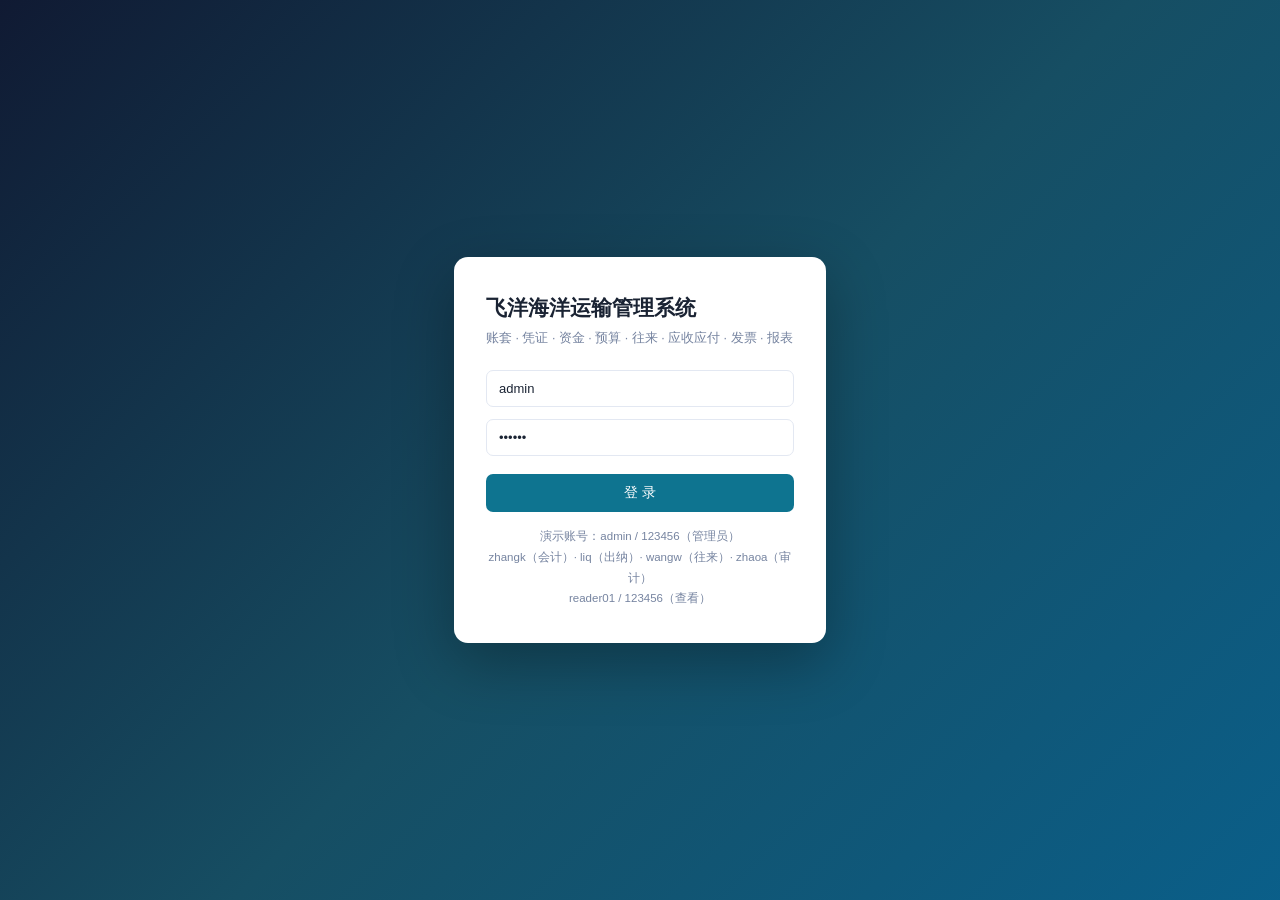
<file: frontend/index.html>
<!DOCTYPE html>
<html lang="zh-CN">
<head>
<meta charset="utf-8">
<meta name="viewport" content="width=device-width, initial-scale=1">
<title>飞洋海洋运输管理系统</title>
<link rel="icon" href="favicon.svg">
<link rel="stylesheet" href="style.css">
<script>var PREFIX = (function () {
    var p = location.pathname.replace(/\/[^/]*$/, '');
    return (p === '/' || p === '') ? '' : p;
  })();</script>
</head>
<body>
<div id="sidebar">
  <div class="brand">飞洋</div>
  <div class="brand-sub">零售管理系统 v1.0</div>
  <nav id="nav"></nav>
  <div class="side-foot">
    <span id="who">—</span>
    <button class="btn sm ghost" id="btn-logout">退出</button>
  </div>
</div>
<main id="main"></main>
<div id="modal-mask" class="modal-mask hidden"><div class="modal" id="modal"></div></div>
<div id="toast" class="toast hidden"></div>
<script src="app.js"></script>
<script src="pages.js"></script>
<script>boot();</script>
</body>
</html>
</file>
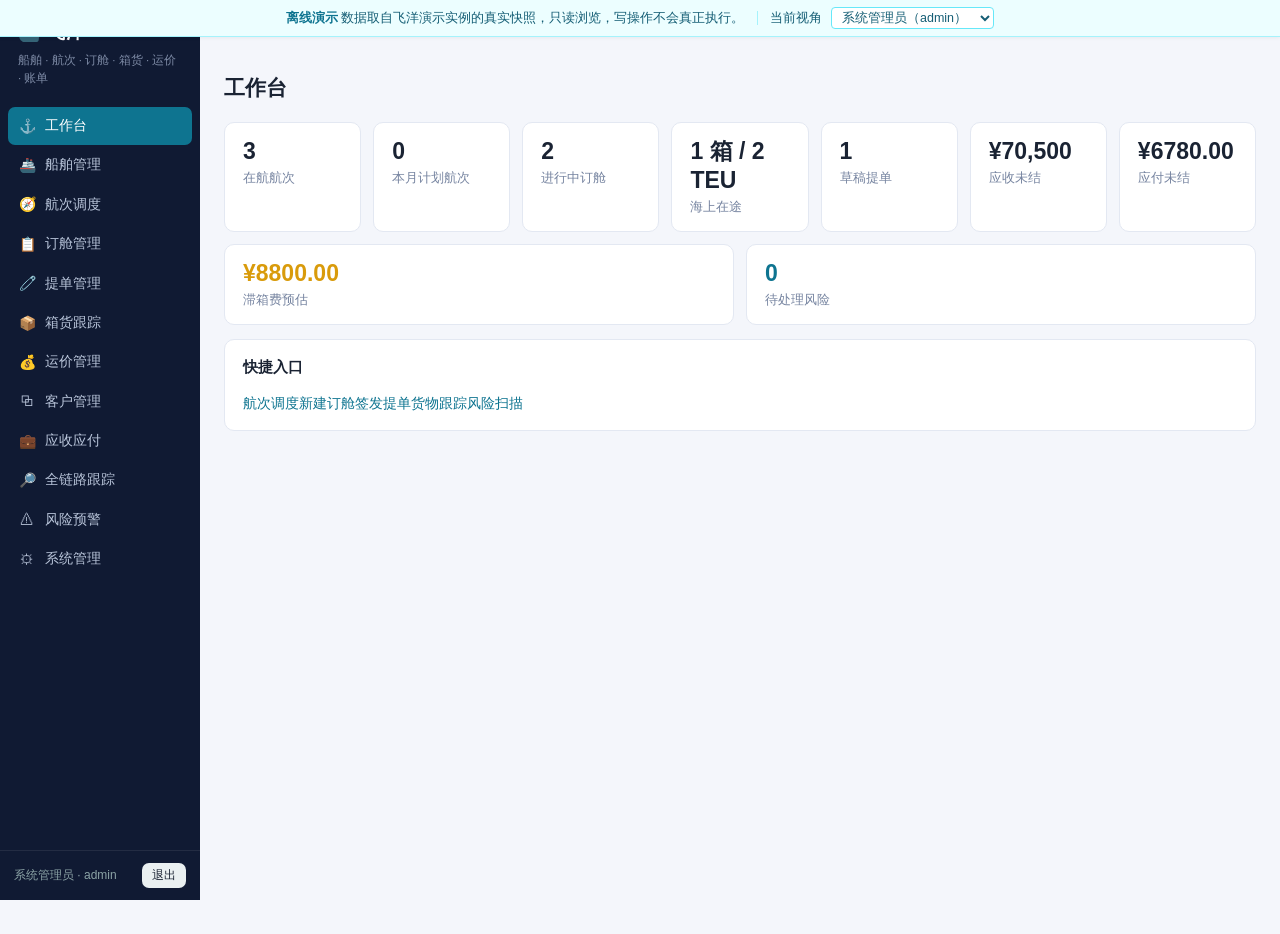
<file: demo/飞洋海洋运输管理系统Demo.html>
<!DOCTYPE html>
<html lang="zh-CN">
<head>
<meta charset="UTF-8" />
<meta name="viewport" content="width=device-width, initial-scale=1.0" />
<title>飞洋海洋运输管理系统 · 离线演示</title>
<style>
/* 飞洋海洋运输管理系统 · 样式 */
:root {
  --pri: #0e7490;
  --pri-d: #083344;
  --bg: #f4f6fb;
  --card: #fff;
  --line: #e3e8f2;
  --txt: #1a2333;
  --sub: #7684a0;
  --ok: #0e7490;
  --warn: #d99b0b;
  --err: #cf2f4b;
  --side: #101a33;
  --side-2: #1b2b52;
}
* { box-sizing: border-box; }
html, body { margin: 0; padding: 0; }
body {
  font: 14px/1.6 -apple-system, "PingFang SC", "Microsoft YaHei", "Segoe UI", sans-serif;
  color: var(--txt);
  background: var(--bg);
  overflow-x: hidden;
}
a { color: var(--pri); text-decoration: none; }

/* ---------- 侧边栏 ---------- */
#sidebar {
  position: fixed; left: 0; top: 0; bottom: 0; width: 200px;
  background: var(--side); color: #c5cfdf; display: flex; flex-direction: column;
  z-index: 20;
}
.brand {
  padding: 18px 18px 4px; font-size: 18px; font-weight: 700; color: #fff;
  letter-spacing: 1px;
}
.brand-sub { padding: 0 18px 14px; font-size: 11.5px; color: #7d8aa5; }
#nav { flex: 1; overflow-y: auto; padding: 4px 8px; }
#nav a {
  display: flex; align-items: center; gap: 9px; padding: 8px 10px; margin: 1px 0;
  color: #b9c5da; border-radius: 7px; font-size: 13.5px; position: relative;
}
#nav a .ic { width: 18px; text-align: center; font-size: 14px; }
#nav a:hover { background: var(--side-2); color: #fff; }
#nav a.on { background: var(--pri); color: #fff; }
#nav a .badge {
  margin-left: auto; background: var(--err); color: #fff; font-size: 11px;
  min-width: 18px; height: 18px; line-height: 18px; text-align: center;
  border-radius: 9px; padding: 0 5px; font-weight: 600;
}
#nav a.on .badge { background: rgba(255,255,255,.28); }
.side-foot {
  padding: 12px 14px; border-top: 1px solid rgba(255,255,255,.08);
  font-size: 12px; display: flex; align-items: center; gap: 8px; flex-wrap: wrap;
}
.side-foot span { color: #8ba3a6; flex: 1; min-width: 80px; }

/* ---------- 主区 ---------- */
#main {
  margin-left: 200px; padding: 20px 24px 48px; min-height: 100vh;
}
h2.page { font-size: 19px; margin: 0 0 4px; font-weight: 650; }
.page-desc { color: var(--sub); font-size: 12.5px; margin-bottom: 14px; }

/* ---------- 卡片 ---------- */
.card {
  background: var(--card); border: 1px solid var(--line); border-radius: 10px;
  padding: 16px 18px; margin-bottom: 14px;
}
.card h3 {
  margin: 0 0 12px; font-size: 14.5px; font-weight: 650; display: flex;
  align-items: center; gap: 8px;
}
.card h3 .sub { font-weight: 400; font-size: 12px; color: var(--sub); margin-left: auto; }

/* ---------- KPI ---------- */
.kpis { display: flex; gap: 12px; flex-wrap: wrap; margin-bottom: 14px; }
.kpi {
  background: var(--card); border: 1px solid var(--line); border-radius: 10px;
  padding: 14px 18px; min-width: 130px; flex: 1;
}
.kpi b { display: block; font-size: 23px; font-weight: 700; line-height: 1.25; }
.kpi span { font-size: 12.5px; color: var(--sub); }
.kpi.ok b { color: var(--ok); }
.kpi.warn b { color: var(--warn); }
.kpi.err b { color: var(--err); }
.kpi.pri b { color: var(--pri); }

/* ---------- 工具条 ---------- */
.toolbar { display: flex; gap: 8px; flex-wrap: wrap; align-items: center; margin-bottom: 12px; }
.btn {
  border: 0; background: var(--pri); color: #fff; padding: 7px 14px;
  border-radius: 7px; font-size: 13px; cursor: pointer; font-family: inherit;
  transition: background .15s;
}
.btn:hover { background: var(--pri-d); }
.btn:disabled { opacity: .55; cursor: not-allowed; }
.btn.ghost { background: #eaf0f1; color: var(--txt); }
.btn.ghost:hover { background: #dfe8e9; }
.btn.danger { background: var(--err); }
.btn.ok { background: var(--ok); }
.btn.sm { padding: 4px 10px; font-size: 12px; }

input, select, textarea {
  font-family: inherit; font-size: 13px; padding: 7px 10px;
  border: 1px solid var(--line); border-radius: 7px; background: #fff;
  color: var(--txt); outline: none; max-width: 100%;
}
input:focus, select:focus, textarea:focus { border-color: var(--pri); }
textarea { resize: vertical; min-height: 84px; width: 100%; }

/* ---------- 表格 ---------- */
.tw { overflow-x: auto; }
table { width: 100%; border-collapse: collapse; font-size: 13px; }
th, td {
  text-align: left; padding: 9px 10px; border-bottom: 1px solid var(--line);
  white-space: nowrap;
}
th { color: var(--sub); font-weight: 600; font-size: 12.5px; background: #f9fbfb; }
tbody tr:hover { background: #f6faf9; }
tr.click { cursor: pointer; }
td.wrap { white-space: normal; min-width: 180px; }
td.num, th.num { text-align: right; font-variant-numeric: tabular-nums; }

.tag {
  display: inline-block; padding: 1px 8px; border-radius: 10px; font-size: 12px;
  background: #eaf0f1; color: var(--sub);
}
.tag.ok { background: #e6f7ec; color: var(--ok); }
.tag.warn { background: #fff5e0; color: var(--warn); }
.tag.err { background: #fdedf0; color: var(--err); }
.tag.pri { background: #e3f4f2; color: var(--pri); }

.empty { color: var(--sub); text-align: center; padding: 44px 12px; font-size: 13px; }

/* ---------- 表单 ---------- */
.fld { display: block; margin-bottom: 12px; }
.fld > span { display: block; font-size: 12.5px; color: var(--sub); margin-bottom: 5px; }
.fld input, .fld select, .fld textarea { width: 100%; }
.fld i { display: block; font-size: 11.5px; color: var(--sub); font-style: normal; margin-top: 3px; }
.grid2 { display: grid; grid-template-columns: 1fr 1fr; gap: 0 14px; }
.grid3 { display: grid; grid-template-columns: repeat(3, 1fr); gap: 0 14px; }

/* ---------- 进度条 ---------- */
.bar { background: #eaf0f1; border-radius: 5px; height: 9px; overflow: hidden; }
.bar i { display: block; height: 100%; background: var(--pri); border-radius: 5px; }
.bar i.warn { background: var(--warn); }
.bar i.err { background: var(--err); }
.bar i.ok { background: var(--ok); }

/* ---------- 竖向柱状图 ---------- */
.chart { display: flex; align-items: flex-end; gap: 10px; height: 190px; padding: 6px 0 0; }
.chart .col { flex: 1; display: flex; flex-direction: column; justify-content: flex-end;
  align-items: center; gap: 4px; min-width: 0; }
.chart .col .bars { display: flex; gap: 3px; align-items: flex-end; height: 150px; }
.chart .col .bars i { width: 14px; border-radius: 3px 3px 0 0; background: var(--pri);
  display: block; min-height: 2px; }
.chart .col .bars i.b2 { background: #67e8f9; }
.chart .col .lb { font-size: 11.5px; color: var(--sub); white-space: nowrap; }
.chart .col .vv { font-size: 11px; color: var(--txt); }

/* ---------- 横向条形排行 ---------- */
.rank { display: flex; flex-direction: column; gap: 9px; }
.rank .r { display: flex; align-items: center; gap: 10px; font-size: 12.5px; }
.rank .r .n { width: 128px; overflow: hidden; text-overflow: ellipsis; white-space: nowrap; }
.rank .r .b { flex: 1; }
.rank .r .v { width: 96px; text-align: right; color: var(--sub);
  font-variant-numeric: tabular-nums; }

/* ---------- 时间线 ---------- */
.tl { position: relative; padding-left: 22px; }
.tl:before {
  content: ''; position: absolute; left: 6px; top: 6px; bottom: 6px;
  width: 2px; background: var(--line);
}
.tl-item { position: relative; padding: 0 0 16px; }
.tl-item:before {
  content: ''; position: absolute; left: -20px; top: 5px; width: 10px; height: 10px;
  border-radius: 50%; background: #fff; border: 2px solid var(--pri);
}
.tl-item.pass:before { border-color: var(--ok); }
.tl-item.reject:before { border-color: var(--err); }
.tl-item .t { font-size: 11.5px; color: var(--sub); }
.tl-item .h { font-weight: 600; font-size: 13.5px; margin: 1px 0; }
.tl-item .d { color: var(--sub); font-size: 12.5px; }

/* ---------- 风险卡片 ---------- */
.risk-list { display: flex; flex-direction: column; gap: 10px; }
.risk-item {
  background: var(--card); border: 1px solid var(--line); border-left: 3px solid var(--warn);
  border-radius: 9px; padding: 12px 16px;
}
.risk-item.lv-hi { border-left-color: var(--err); }
.risk-item.lv-mid { border-left-color: var(--warn); }
.risk-item.lv-lo { border-left-color: #67e8f9; }
.risk-item .h { display: flex; align-items: center; gap: 8px; }
.risk-item .h b { font-size: 13.5px; }
.risk-item .d { color: var(--sub); font-size: 12.5px; margin: 4px 0 0; }

/* ---------- 税率卡 ---------- */
.rate-grid { display: grid; grid-template-columns: repeat(auto-fill, minmax(150px, 1fr)); gap: 10px; }
.rate-card {
  border: 1px solid var(--line); border-radius: 9px; padding: 12px 14px; background: #fff;
}
.rate-card b { display: block; font-size: 20px; color: var(--pri); }
.rate-card span { font-size: 12px; color: var(--sub); }

/* ---------- 弹层 ---------- */
.modal-mask {
  position: fixed; inset: 0; background: rgba(15, 28, 30, .45); z-index: 60;
  display: flex; align-items: flex-start; justify-content: center; padding: 40px 16px;
  overflow-y: auto;
}
.modal {
  background: #fff; border-radius: 12px; padding: 20px 22px; width: 520px;
  max-width: 100%; box-shadow: 0 16px 48px rgba(0,0,0,.22);
}
.modal.wide { width: 800px; }
.modal h3 { margin: 0 0 14px; font-size: 16px; }
.modal .acts { display: flex; gap: 8px; justify-content: flex-end; margin-top: 16px; }
.hidden { display: none !important; }

.toast {
  position: fixed; left: 50%; bottom: 40px; transform: translateX(-50%);
  background: #1a2333; color: #fff; padding: 10px 20px; border-radius: 8px;
  font-size: 13px; z-index: 90; box-shadow: 0 8px 24px rgba(0,0,0,.2);
  max-width: 80vw;
}

/* ---------- 结算卡 ---------- */
.settle {
  background: linear-gradient(135deg, #0369a1, #06b6d4); color: #fff;
  border-radius: 10px; padding: 16px 20px; margin-bottom: 14px;
}
.settle .row { display: flex; gap: 26px; flex-wrap: wrap; }
.settle .row > div b { display: block; font-size: 21px; font-weight: 700; }
.settle .row > div span { font-size: 12px; opacity: .82; }
.settle .note { margin-top: 10px; font-size: 12px; opacity: .85; }

/* ---------- 登录页 ---------- */
.login-wrap {
  min-height: 100vh; display: flex; align-items: center; justify-content: center;
  background: linear-gradient(135deg, #101a33 0%, #164e63 52%, #0369a1 130%);
  padding: 20px;
}
.login-box {
  background: #fff; border-radius: 14px; padding: 34px 32px; width: 372px;
  max-width: 100%; box-shadow: 0 20px 60px rgba(0,0,0,.3);
}
.login-box h1 { font-size: 21px; margin: 0 0 4px; }
.login-box p { color: var(--sub); font-size: 12.5px; margin: 0 0 22px; }
.login-box input { width: 100%; margin-bottom: 12px; padding: 10px 12px; }
.login-box .btn { width: 100%; padding: 10px; font-size: 14px; margin-top: 6px; }
.hint { font-size: 11.5px; color: var(--sub); text-align: center; margin-top: 14px;
  line-height: 1.8; }

/* ---------- 移动端 ---------- */
@media (max-width: 820px) {
  #sidebar {
    position: static; width: auto; flex-direction: row; align-items: center;
    overflow-x: auto; padding: 0 8px;
  }
  .brand { padding: 10px 8px; font-size: 15px; white-space: nowrap; }
  .brand-sub { display: none; }
  #nav { display: flex; padding: 6px 0; flex: 1; }
  #nav a { white-space: nowrap; padding: 6px 10px; }
  #nav a .ic { display: none; }
  .side-foot { border: 0; padding: 6px; }
  .side-foot span { display: none; }
  #main { margin-left: 0; padding: 14px 12px 40px; }
  .grid2, .grid3 { grid-template-columns: 1fr; }
  .kpi b { font-size: 20px; }
  .chart { height: 160px; }
  .chart .col .bars { height: 120px; }
}

/* ---------- 飞洋扩展 ---------- */
.sub-cell { font-size: 12px; color: var(--sub); max-width: 280px; white-space: normal; }
.rowitem { padding: 8px 4px; border-bottom: 1px dashed var(--line); display: flex; flex-wrap: wrap; align-items: baseline; gap: 8px; }
.rowitem.hot b { color: var(--err); }
.rowitem i { margin-left: auto; font-style: normal; font-size: 11.5px; color: var(--sub); }
.rowitem p { width: 100%; margin: 2px 0 0; font-size: 12.5px; color: var(--sub); }
table.week th { text-align: center; padding: 6px 4px; font-size: 12.5px; }
table.week td { border: 1px solid var(--line); padding: 3px; vertical-align: top; height: 46px; }
.slot b { display: block; font-size: 12px; color: var(--pri); }
.slot i { font-style: normal; font-size: 11px; color: var(--sub); }
.card.hot { border-color: #f3c1cb; background: #fff7f8; }
select, input[type=number] { margin-left: 6px; }

.pos-sum{font-size:15px;font-weight:600;color:#0e7490;padding:8px 4px;}


.demo-bar{position:fixed;left:0;right:0;top:0;z-index:99;background:#ecfeff;color:#155e75;
  border-bottom:1px solid #a5f3fc;font-size:12.5px;padding:7px 16px;text-align:center;
  box-shadow:0 1px 4px rgba(0,0,0,.06)}
.demo-bar b{color:#0e7490}
.demo-bar .who{margin-left:12px;padding-left:12px;border-left:1px solid #a5f3fc}
.demo-bar select{font-size:12.5px;padding:2px 6px;border:1px solid #67e8f9;border-radius:4px;
  background:#fff;color:#155e75}
body{padding-top:34px}

</style>
</head>
<body>
  <div id="sidebar">
    <div class="brand">🚢 飞洋</div>
    <div class="brand-sub">船舶 · 航次 · 订舱 · 箱货 · 运价 · 账单</div>
    <nav id="nav"></nav>
    <div class="side-foot">
      <span id="who"></span>
      <button id="btn-logout" class="btn ghost sm">退出</button>
    </div>
  </div>
  <main id="main"><div class="empty">加载中…</div></main>
  <div id="modal-mask" class="modal-mask hidden"><div id="modal" class="modal"></div></div>
  <div id="toast" class="toast hidden"></div>
<script>var PREFIX = '';</script>
<script>

/* ============ 离线演示运行时：拦截 fetch 改读快照 ============ */
var SNAP = {"/api/me":{"user":{"id":1,"username":"admin","name":"系统管理员","role":"admin"},"perms":"*"},"/api/dashboard":{"month":"2026-10","voyages_active":3,"voyages_month":0,"bookings_open":2,"containers_at_sea":1,"teu_at_sea":2,"bls_draft":1,"receivable_open_cents":7050000,"payable_open_cents":678000,"demurrage_est_cents":880000,"open_risks":0},"/api/notices":{"items":[{"id":1,"title":"欢迎使用飞洋海洋运输管理系统","content":"零依赖海运 OTMS：船舶/航次/订舱/提单/箱货/运价全流程。","level":"info","created_at":"2026-10-23 20:54:20"}],"total":1,"page":1,"size":20},"/api/flows":{"items":[{"id":1,"no":"SR20260101-001","ftype":"income","category":"运费","amount_cents":2350000,"counter_party":"bank","partner_id":1,"summary":"预收 BK20260101-001 部分运费","created_by":"admin","created_at":"2026-10-23 20:54:20"}],"total":1,"page":1,"size":20},"/api/users":{"items":[{"id":1,"username":"admin","name":"系统管理员","role":"admin","phone":"13800000001","status":1,"created_at":"2026-10-23 20:54:20"},{"id":2,"username":"zhangk","name":"张可","role":"ops","phone":"13800000002","status":1,"created_at":"2026-10-23 20:54:20"},{"id":3,"username":"liq","name":"李强","role":"finance","phone":"13800000003","status":1,"created_at":"2026-10-23 20:54:20"},{"id":4,"username":"wangw","name":"王雯","role":"doc","phone":"13800000004","status":1,"created_at":"2026-10-23 20:54:20"},{"id":5,"username":"zhaoa","name":"赵安","role":"agent","phone":"13800000005","status":1,"created_at":"2026-10-23 20:54:20"},{"id":6,"username":"reader01","name":"只读用户","role":"reader01","phone":null,"status":1,"created_at":"2026-10-23 20:54:20"}],"total":6,"page":1,"size":20},"/api/api-keys":{"items":[],"total":0,"page":1,"size":20},"/api/ports":{"items":[{"id":2,"code":"CNNGB","name":"宁波港","country":"中国","status":"active","created_at":"2026-10-23 20:54:20"},{"id":1,"code":"CNSHA","name":"上海港","country":"中国","status":"active","created_at":"2026-10-23 20:54:20"},{"id":4,"code":"NLRTM","name":"鹿特丹港","country":"荷兰","status":"active","created_at":"2026-10-23 20:54:20"},{"id":3,"code":"SGSIN","name":"新加坡港","country":"新加坡","status":"active","created_at":"2026-10-23 20:54:20"},{"id":5,"code":"USLAX","name":"洛杉矶港","country":"美国","status":"active","created_at":"2026-10-23 20:54:20"}],"total":5,"page":1,"size":20},"/api/vessels":{"items":[{"id":1,"code":"V001","name":"洋海轮","imo":"9074729","vtype":"container","dwt":65000,"teu":5000,"flag":"中国","status":"active","created_at":"2026-10-23 20:54:20","loaded_teu":4.0},{"id":2,"code":"V002","name":"远洋轮","imo":"9312345","vtype":"container","dwt":42000,"teu":3400,"flag":"中国","status":"active","created_at":"2026-10-23 20:54:20","loaded_teu":8.0},{"id":3,"code":"V003","name":"短驳轮","imo":"9445678","vtype":"container","dwt":8000,"teu":100,"flag":"巴拿马","status":"active","created_at":"2026-10-23 20:54:20","loaded_teu":120.0}],"total":3,"page":1,"size":20},"/api/vessels/1/voyages":{"items":[{"id":1,"no":"VO20260101-001","vessel_id":1,"pol_id":1,"pod_id":3,"etd":"2026-01-03","eta":"2026-01-09","atd":null,"ata":null,"note":null,"status":"planned","created_by":"admin","version":1,"created_at":"2026-10-23 20:54:20","vessel_name":"洋海轮","vessel_teu":5000,"pol":"CNSHA","pol_name":"上海港","pod":"SGSIN","pod_name":"新加坡港","loaded_teu":4.0,"boxes":2}],"total":1,"page":1,"size":20},"/api/voyages":{"items":[{"id":3,"no":"VO20260101-003","vessel_id":3,"pol_id":2,"pod_id":3,"etd":"2026-01-08","eta":"2026-01-12","atd":"2026-01-08","ata":"2026-01-12","note":null,"status":"arrived","created_by":"admin","version":1,"created_at":"2026-10-23 20:54:20","vessel_name":"短驳轮","vessel_teu":100,"pol":"CNNGB","pol_name":"宁波港","pod":"SGSIN","pod_name":"新加坡港","loaded_teu":120.0,"boxes":60},{"id":2,"no":"VO20260101-002","vessel_id":2,"pol_id":1,"pod_id":4,"etd":"2026-01-05","eta":"2026-02-02","atd":"2026-01-05","ata":null,"note":null,"status":"departed","created_by":"admin","version":1,"created_at":"2026-10-23 20:54:20","vessel_name":"远洋轮","vessel_teu":3400,"pol":"CNSHA","pol_name":"上海港","pod":"NLRTM","pod_name":"鹿特丹港","loaded_teu":8.0,"boxes":4},{"id":1,"no":"VO20260101-001","vessel_id":1,"pol_id":1,"pod_id":3,"etd":"2026-01-03","eta":"2026-01-09","atd":null,"ata":null,"note":null,"status":"planned","created_by":"admin","version":1,"created_at":"2026-10-23 20:54:20","vessel_name":"洋海轮","vessel_teu":5000,"pol":"CNSHA","pol_name":"上海港","pod":"SGSIN","pod_name":"新加坡港","loaded_teu":4.0,"boxes":2}],"total":3,"page":1,"size":20},"/api/voyages?status=planned":{"items":[{"id":1,"no":"VO20260101-001","vessel_id":1,"pol_id":1,"pod_id":3,"etd":"2026-01-03","eta":"2026-01-09","atd":null,"ata":null,"note":null,"status":"planned","created_by":"admin","version":1,"created_at":"2026-10-23 20:54:20","vessel_name":"洋海轮","vessel_teu":5000,"pol":"CNSHA","pol_name":"上海港","pod":"SGSIN","pod_name":"新加坡港","loaded_teu":4.0,"boxes":2}],"total":1,"page":1,"size":20},"/api/voyages?status=departed":{"items":[{"id":2,"no":"VO20260101-002","vessel_id":2,"pol_id":1,"pod_id":4,"etd":"2026-01-05","eta":"2026-02-02","atd":"2026-01-05","ata":null,"note":null,"status":"departed","created_by":"admin","version":1,"created_at":"2026-10-23 20:54:20","vessel_name":"远洋轮","vessel_teu":3400,"pol":"CNSHA","pol_name":"上海港","pod":"NLRTM","pod_name":"鹿特丹港","loaded_teu":8.0,"boxes":4}],"total":1,"page":1,"size":20},"/api/voyages/1":{"id":1,"no":"VO20260101-001","vessel_id":1,"pol_id":1,"pod_id":3,"etd":"2026-01-03","eta":"2026-01-09","atd":null,"ata":null,"note":null,"status":"planned","created_by":"admin","version":1,"created_at":"2026-10-23 20:54:20","vessel_name":"洋海轮","vessel_teu":5000,"pol":"CNSHA","pol_name":"上海港","pod":"SGSIN","pod_name":"新加坡港","loaded_teu":4.0,"boxes":2,"bookings":[{"id":1,"no":"BK20260101-001","voyage_id":1,"shipper_id":1,"consignee":"新加坡果商","cargo_desc":"冷柜火龙果","boxes":2,"ctype":"40RF","status":"booked","created_by":"admin","version":1,"created_at":"2026-10-23 20:54:20"}],"containers":[{"id":1,"container_no":"TEMU3054388","ctype":"40RF","seal_no":"SL0001","voyage_id":1,"booking_id":1,"status":"full","unloaded_at":null,"returned_at":null,"version":1,"created_at":"2026-10-23 20:54:20"},{"id":2,"container_no":"TEMU3054393","ctype":"40RF","seal_no":"SL0002","voyage_id":1,"booking_id":1,"status":"empty","unloaded_at":null,"returned_at":null,"version":1,"created_at":"2026-10-23 20:54:20"}]},"/api/bookings":{"items":[{"id":3,"no":"BK20260101-003","voyage_id":3,"shipper_id":2,"consignee":"新加坡五金行","cargo_desc":"五金件","boxes":60,"ctype":"40HQ","status":"delivered","created_by":"admin","version":1,"created_at":"2026-10-23 20:54:20","voyage_no":"VO20260101-003","shipper_name":"华东货运","teu":120.0,"bl_count":0},{"id":2,"no":"BK20260101-002","voyage_id":2,"shipper_id":1,"consignee":"鹿特丹贸易行","cargo_desc":"陶瓷餐具","boxes":4,"ctype":"40HQ","status":"loaded","created_by":"admin","version":1,"created_at":"2026-10-23 20:54:20","voyage_no":"VO20260101-002","shipper_name":"蓝湾食品","teu":8.0,"bl_count":1},{"id":1,"no":"BK20260101-001","voyage_id":1,"shipper_id":1,"consignee":"新加坡果商","cargo_desc":"冷柜火龙果","boxes":2,"ctype":"40RF","status":"booked","created_by":"admin","version":1,"created_at":"2026-10-23 20:54:20","voyage_no":"VO20260101-001","shipper_name":"蓝湾食品","teu":4.0,"bl_count":1}],"total":3,"page":1,"size":20},"/api/bookings?status=booked":{"items":[{"id":1,"no":"BK20260101-001","voyage_id":1,"shipper_id":1,"consignee":"新加坡果商","cargo_desc":"冷柜火龙果","boxes":2,"ctype":"40RF","status":"booked","created_by":"admin","version":1,"created_at":"2026-10-23 20:54:20","voyage_no":"VO20260101-001","shipper_name":"蓝湾食品","teu":4.0,"bl_count":1}],"total":1,"page":1,"size":20},"/api/bookings?status=shipped":{"items":[],"total":0,"page":1,"size":20},"/api/bookings/1":{"id":1,"no":"BK20260101-001","voyage_id":1,"shipper_id":1,"consignee":"新加坡果商","cargo_desc":"冷柜火龙果","boxes":2,"ctype":"40RF","status":"booked","created_by":"admin","version":1,"created_at":"2026-10-23 20:54:20","voyage_no":"VO20260101-001","shipper_name":"蓝湾食品","teu":4.0,"bl_count":1,"bls":[{"id":2,"no":"BL20260101-002","booking_id":1,"shipper":"蓝湾食品","consignee":"新加坡果商","notify_party":"新加坡海关","cargo_desc":"冷柜火龙果","boxes":2,"status":"draft","issued_at":null,"version":1,"created_at":"2026-10-23 20:54:20"}],"containers":[{"id":1,"container_no":"TEMU3054388","ctype":"40RF","seal_no":"SL0001","voyage_id":1,"booking_id":1,"status":"full","unloaded_at":null,"returned_at":null,"version":1,"created_at":"2026-10-23 20:54:20"},{"id":2,"container_no":"TEMU3054393","ctype":"40RF","seal_no":"SL0002","voyage_id":1,"booking_id":1,"status":"empty","unloaded_at":null,"returned_at":null,"version":1,"created_at":"2026-10-23 20:54:20"}]},"/api/containers":{"items":[{"id":4,"container_no":"MSKU7654328","ctype":"40GP","seal_no":"SL0004","voyage_id":3,"booking_id":3,"status":"unloaded","unloaded_at":"2026-10-03","returned_at":null,"version":1,"created_at":"2026-10-23 20:54:20","demurrage_days":16,"demurrage_cents":880000},{"id":3,"container_no":"OOLU1234567","ctype":"40HQ","seal_no":"SL0003","voyage_id":2,"booking_id":2,"status":"in_transit","unloaded_at":null,"returned_at":null,"version":1,"created_at":"2026-10-23 20:54:20","demurrage_days":0,"demurrage_cents":0},{"id":2,"container_no":"TEMU3054393","ctype":"40RF","seal_no":"SL0002","voyage_id":1,"booking_id":1,"status":"empty","unloaded_at":null,"returned_at":null,"version":1,"created_at":"2026-10-23 20:54:20","demurrage_days":0,"demurrage_cents":0},{"id":1,"container_no":"TEMU3054388","ctype":"40RF","seal_no":"SL0001","voyage_id":1,"booking_id":1,"status":"full","unloaded_at":null,"returned_at":null,"version":1,"created_at":"2026-10-23 20:54:20","demurrage_days":0,"demurrage_cents":0}],"total":4,"page":1,"size":20},"/api/containers/1/demurrage":{"container_no":"TEMU3054388","status":"full","unloaded_at":null,"returned_at":null,"free_days":4,"demurrage_days":0,"demurrage_cents":0,"rate_cents_per_day":20000},"/api/bls":{"items":[{"id":2,"no":"BL20260101-002","booking_id":1,"shipper":"蓝湾食品","consignee":"新加坡果商","notify_party":"新加坡海关","cargo_desc":"冷柜火龙果","boxes":2,"status":"draft","issued_at":null,"version":1,"created_at":"2026-10-23 20:54:20","booking_no":"BK20260101-001"},{"id":1,"no":"BL20260101-001","booking_id":2,"shipper":"蓝湾食品","consignee":"鹿特丹贸易行","notify_party":"鹿特丹海关","cargo_desc":"陶瓷餐具","boxes":4,"status":"issued","issued_at":"2026-01-04","version":1,"created_at":"2026-10-23 20:54:20","booking_no":"BK20260101-002"}],"total":2,"page":1,"size":20},"/api/bls?status=draft":{"items":[{"id":2,"no":"BL20260101-002","booking_id":1,"shipper":"蓝湾食品","consignee":"新加坡果商","notify_party":"新加坡海关","cargo_desc":"冷柜火龙果","boxes":2,"status":"draft","issued_at":null,"version":1,"created_at":"2026-10-23 20:54:20","booking_no":"BK20260101-001"}],"total":1,"page":1,"size":20},"/api/bls?status=issued":{"items":[{"id":1,"no":"BL20260101-001","booking_id":2,"shipper":"蓝湾食品","consignee":"鹿特丹贸易行","notify_party":"鹿特丹海关","cargo_desc":"陶瓷餐具","boxes":4,"status":"issued","issued_at":"2026-01-04","version":1,"created_at":"2026-10-23 20:54:20","booking_no":"BK20260101-002"}],"total":1,"page":1,"size":20},"/api/rates":{"items":[{"id":3,"pol_id":2,"pod_id":3,"ctype":"20GP","base_cents":900000,"surcharge_cents":100000,"valid_from":"2026-01-01","valid_to":"2026-06-30","note":"宁波-新加坡（已到期）","status":"active","version":1,"created_at":"2026-10-23 20:54:20","expired":true,"days_to_expire":-115,"lane":"CNNGB-SGSIN"},{"id":2,"pol_id":1,"pod_id":4,"ctype":"40HQ","base_cents":3500000,"surcharge_cents":500000,"valid_from":"2026-01-01","valid_to":"2026-12-31","note":"上海-鹿特丹 高柜","status":"active","version":1,"created_at":"2026-10-23 20:54:20","expired":false,"days_to_expire":69,"lane":"CNSHA-NLRTM"},{"id":1,"pol_id":1,"pod_id":3,"ctype":"40RF","base_cents":2000000,"surcharge_cents":350000,"valid_from":"2026-01-01","valid_to":"2026-12-31","note":"上海-新加坡 冷柜","status":"active","version":1,"created_at":"2026-10-23 20:54:20","expired":false,"days_to_expire":69,"lane":"CNSHA-SGSIN"}],"total":3,"page":1,"size":20},"/api/rates/quote?pol=CNNGB&pod=SGSIN&ctype=20GP":null,"/api/partners":{"items":[{"id":1,"code":"C0001","name":"蓝湾食品","ptype":"customer","contact":"陈经理","phone":"13911112222","receivable_cents":7050000,"payable_cents":678000,"credit_limit_cents":500000000,"status":"active","created_at":"2026-10-23 20:54:20"},{"id":2,"code":"C0002","name":"华东货运","ptype":"agent","contact":"刘经理","phone":"13933334444","receivable_cents":0,"payable_cents":0,"credit_limit_cents":200000000,"status":"active","created_at":"2026-10-23 20:54:20"},{"id":3,"code":"S0001","name":"联洋船代","ptype":"supplier","contact":"吴经理","phone":"13955556666","receivable_cents":7050000,"payable_cents":678000,"credit_limit_cents":0,"status":"active","created_at":"2026-10-23 20:54:20"}],"total":3,"page":1,"size":20},"/api/partners?ptype=customer":{"items":[{"id":1,"code":"C0001","name":"蓝湾食品","ptype":"customer","contact":"陈经理","phone":"13911112222","receivable_cents":7050000,"payable_cents":678000,"credit_limit_cents":500000000,"status":"active","created_at":"2026-10-23 20:54:20"}],"total":1,"page":1,"size":20},"/api/partners/1/bills":{"items":[{"id":2,"no":"AR20260110-002","btype":"receivable","partner_id":1,"amount_cents":2350000,"settled_cents":0,"due_date":"2026-11-30","ref":"运费 BK20260101-001","version":1,"created_at":"2026-10-23 20:54:20"},{"id":1,"no":"AR20260101-001","btype":"receivable","partner_id":1,"amount_cents":4700000,"settled_cents":0,"due_date":"2026-09-08","ref":"运费 BK20260101-002","version":1,"created_at":"2026-10-23 20:54:20"}],"total":2,"page":1,"size":20},"/api/bills":{"items":[{"id":3,"no":"AP20260112-001","btype":"payable","partner_id":3,"amount_cents":678000,"settled_cents":0,"due_date":"2026-11-15","ref":"港口使费 VO20260101-001","version":1,"created_at":"2026-10-23 20:54:20","remaining_cents":678000,"days_overdue":0,"aging":null,"status":"open"},{"id":2,"no":"AR20260110-002","btype":"receivable","partner_id":1,"amount_cents":2350000,"settled_cents":0,"due_date":"2026-11-30","ref":"运费 BK20260101-001","version":1,"created_at":"2026-10-23 20:54:20","remaining_cents":2350000,"days_overdue":0,"aging":null,"status":"open"},{"id":1,"no":"AR20260101-001","btype":"receivable","partner_id":1,"amount_cents":4700000,"settled_cents":0,"due_date":"2026-09-08","ref":"运费 BK20260101-002","version":1,"created_at":"2026-10-23 20:54:20","remaining_cents":4700000,"days_overdue":45,"aging":"31-60","status":"open"}],"total":3,"page":1,"size":20},"/api/bills?btype=receivable":{"items":[{"id":2,"no":"AR20260110-002","btype":"receivable","partner_id":1,"amount_cents":2350000,"settled_cents":0,"due_date":"2026-11-30","ref":"运费 BK20260101-001","version":1,"created_at":"2026-10-23 20:54:20","remaining_cents":2350000,"days_overdue":0,"aging":null,"status":"open"},{"id":1,"no":"AR20260101-001","btype":"receivable","partner_id":1,"amount_cents":4700000,"settled_cents":0,"due_date":"2026-09-08","ref":"运费 BK20260101-002","version":1,"created_at":"2026-10-23 20:54:20","remaining_cents":4700000,"days_overdue":45,"aging":"31-60","status":"open"}],"total":2,"page":1,"size":20},"/api/bills?overdue=1":{"items":[{"id":1,"no":"AR20260101-001","btype":"receivable","partner_id":1,"amount_cents":4700000,"settled_cents":0,"due_date":"2026-09-08","ref":"运费 BK20260101-002","version":1,"created_at":"2026-10-23 20:54:20","remaining_cents":4700000,"days_overdue":45,"aging":"31-60","status":"open"}],"total":1,"page":1,"size":20},"/api/bills/1":{"id":1,"no":"AR20260101-001","btype":"receivable","partner_id":1,"amount_cents":4700000,"settled_cents":0,"due_date":"2026-09-08","ref":"运费 BK20260101-002","version":1,"created_at":"2026-10-23 20:54:20","remaining_cents":4700000,"settlements":[]},"/api/reports/voyage-summary":{"month":null,"items":[{"no":"VO20260101-001","vessel_name":"洋海轮","lane":"CNSHA→SGSIN","etd":"2026-01-03","eta":"2026-01-09","status":"planned","boxes":2,"loaded_teu":4.0,"bookings":1,"delivered":0},{"no":"VO20260101-002","vessel_name":"远洋轮","lane":"CNSHA→NLRTM","etd":"2026-01-05","eta":"2026-02-02","status":"departed","boxes":4,"loaded_teu":8.0,"bookings":1,"delivered":0},{"no":"VO20260101-003","vessel_name":"短驳轮","lane":"CNNGB→SGSIN","etd":"2026-01-08","eta":"2026-01-12","status":"arrived","boxes":60,"loaded_teu":120.0,"bookings":1,"delivered":1}],"voyages":3,"total_teu":132.0},"/api/reports/lane-stats":{"month":null,"items":[{"pol":"CNNGB","pod":"SGSIN","ctype":"40HQ","tickets":1,"boxes":60,"teu":120},{"pol":"CNSHA","pod":"NLRTM","ctype":"40HQ","tickets":1,"boxes":4,"teu":8},{"pol":"CNSHA","pod":"SGSIN","ctype":"40RF","tickets":1,"boxes":2,"teu":4}]},"/api/track/BK-2026-001":null,"/api/risks":{"items":[{"id":3,"rtype":"voyage_overload","ref_id":3,"title":"航次超载","detail":"VO20260101-003 装载 120 TEU 超过船舶箱位 100 TEU","score":45,"grade":"risk","status":"open","resolved_by":null,"note":null,"created_at":"2026-10-23 20:54:21"},{"id":2,"rtype":"bill_overdue","ref_id":1,"title":"应收逾期","detail":"蓝湾食品（AR20260101-001）逾期 45 天（账龄 31-60），未结 4700000 分","score":40,"grade":"risk","status":"open","resolved_by":null,"note":null,"created_at":"2026-10-23 20:54:21"},{"id":1,"rtype":"demurrage_over","ref_id":4,"title":"滞箱超期","detail":"MSKU7654328 卸箱于 2026-10-03，超免箱期 16 天，预计滞箱费 880000 分","score":40,"grade":"risk","status":"open","resolved_by":null,"note":null,"created_at":"2026-10-23 20:54:21"}],"total":3,"page":1,"size":20},"/api/risks?status=open":{"items":[{"id":3,"rtype":"voyage_overload","ref_id":3,"title":"航次超载","detail":"VO20260101-003 装载 120 TEU 超过船舶箱位 100 TEU","score":45,"grade":"risk","status":"open","resolved_by":null,"note":null,"created_at":"2026-10-23 20:54:21"},{"id":2,"rtype":"bill_overdue","ref_id":1,"title":"应收逾期","detail":"蓝湾食品（AR20260101-001）逾期 45 天（账龄 31-60），未结 4700000 分","score":40,"grade":"risk","status":"open","resolved_by":null,"note":null,"created_at":"2026-10-23 20:54:21"},{"id":1,"rtype":"demurrage_over","ref_id":4,"title":"滞箱超期","detail":"MSKU7654328 卸箱于 2026-10-03，超免箱期 16 天，预计滞箱费 880000 分","score":40,"grade":"risk","status":"open","resolved_by":null,"note":null,"created_at":"2026-10-23 20:54:21"}],"total":3,"page":1,"size":20},"/api/rules":{"items":[{"id":1,"name":"free_days","value":"4","updated_at":null},{"id":2,"name":"demurrage_rate_cents","value":"20000","updated_at":null},{"id":3,"name":"company","value":"飞洋航运有限公司","updated_at":null}]},"/api/logs":{"items":[{"id":1,"ts":"2026-10-23 20:54:20","user_id":1,"action":"login","detail":"admin","ip":null}],"total":1,"page":1,"size":20},"/api/sync?since=0&entities=ports":{"version":1,"since":0,"changes":[{"entity":"ports","op":"upsert","row":{"id":1,"code":"CNSHA","name":"上海港","country":"中国","status":"active","created_at":"2026-10-23 20:54:20"}},{"entity":"ports","op":"upsert","row":{"id":2,"code":"CNNGB","name":"宁波港","country":"中国","status":"active","created_at":"2026-10-23 20:54:20"}},{"entity":"ports","op":"upsert","row":{"id":3,"code":"SGSIN","name":"新加坡港","country":"新加坡","status":"active","created_at":"2026-10-23 20:54:20"}},{"entity":"ports","op":"upsert","row":{"id":4,"code":"NLRTM","name":"鹿特丹港","country":"荷兰","status":"active","created_at":"2026-10-23 20:54:20"}},{"entity":"ports","op":"upsert","row":{"id":5,"code":"USLAX","name":"洛杉矶港","country":"美国","status":"active","created_at":"2026-10-23 20:54:20"}}]}};
var DEMO_USERS = {"admin":{"user":{"id":1,"username":"admin","name":"系统管理员","role":"admin"},"perms":["*"]},"zhangk":{"user":{"id":2,"username":"zhangk","name":"张可","role":"ops"},"perms":["sea.voyages.*","sea.bookings.*","sea.containers.*","sea.vessels.*","sea.ports.read","sea.rates.read","sea.reports.read","sea.risk.read"]},"liq":{"user":{"id":3,"username":"liq","name":"李强","role":"finance"},"perms":["sea.bills.*","sea.partners.*","sea.rates.read","sea.reports.read","sea.voyages.read","sea.risk.read"]},"wangw":{"user":{"id":4,"username":"wangw","name":"王雯","role":"doc"},"perms":["sea.bls.*","sea.bookings.read","sea.containers.read","sea.voyages.read","sea.reports.read"]},"zhaoa":{"user":{"id":5,"username":"zhaoa","name":"赵安","role":"agent"},"perms":["sea.bookings.create","sea.bookings.read","sea.bls.read","sea.voyages.read","sea.rates.read","sea.track.read"]},"reader01":{"user":{"id":6,"username":"reader01","name":"只读用户","role":"reader01"},"perms":["sea.vessels.read","sea.voyages.read","sea.bookings.read","sea.containers.read","sea.bls.read","sea.rates.read","sea.bills.read","sea.reports.read"]}};
var DEMO_ME = (function () {
  var q = (location.search || '') + '&' + (location.hash || '');
  var m = q.match(/[?&#]as=([\w\-]+)/);
  var who = m ? decodeURIComponent(m[1]) : '';
  if (who && DEMO_USERS[who]) return DEMO_USERS[who];
  try {
    var saved = sessionStorage.getItem('demo_as');
    if (saved && DEMO_USERS[saved]) return DEMO_USERS[saved];
  } catch (e) { /* ignore */ }
  return {"user":{"id":1,"username":"admin","name":"系统管理员","role":"admin"},"perms":["*"]};
})();

function normPath(p) {
  p = String(p || '').replace(PREFIX, '');
  if (p.charAt(0) !== '/') p = '/' + p;
  return p;
}
function lookup(p) {
  p = normPath(p);
  if (p === '/api/me') return DEMO_ME;
  if (SNAP[p] !== undefined && SNAP[p] !== null) return SNAP[p];
  var bare = p.split('?')[0];
  if (SNAP[bare] !== undefined && SNAP[bare] !== null) return SNAP[bare];
  var fb = [
    [/^\/api\/ports\?/, '/api/ports'],
    [/^\/api\/vessels\?/, '/api/vessels'],
    [/^\/api\/voyages\?/, '/api/voyages'],
    [/^\/api\/bookings\?/, '/api/bookings'],
    [/^\/api\/containers\?/, '/api/containers'],
    [/^\/api\/bls\?/, '/api/bls'],
    [/^\/api\/rates\?/, '/api/rates'],
    [/^\/api\/partners\?/, '/api/partners'],
    [/^\/api\/bills\?/, '/api/bills'],
    [/^\/api\/risks\?/, '/api/risks'],
    [/^\/api\/notices\?/, '/api/notices'],
    [/^\/api\/users\?/, '/api/users'],
    [/^\/api\/api-keys\?/, '/api/api-keys'],
    [/^\/api\/flows\?/, '/api/flows'],
    [/^\/api\/sync\?/, '/api/sync?since=0&entities=ports']
  ];
  for (var i = 0; i < fb.length; i++) {
    if (fb[i][0].test(p)) return SNAP[fb[i][1]] || {};
  }
  var m = p.match(/^\/api\/voyages\/(\d+)$/);
  if (m) {
    var v = ((SNAP['/api/voyages'] || {}).items || []).filter(function (x) { return x.id == m[1]; })[0];
    if (v) return v;
  }
  m = p.match(/^\/api\/bookings\/(\d+)$/);
  if (m) {
    var b = ((SNAP['/api/bookings'] || {}).items || []).filter(function (x) { return x.id == m[1]; })[0];
    if (b) return b;
  }
  m = p.match(/^\/api\/containers\/(\d+)\/demurrage/);
  if (m) {
    var c = ((SNAP['/api/containers'] || {}).items || []).filter(function (x) { return x.id == m[1]; })[0];
    if (c) return {container: c, days: 0, fee_cents: 0, free_days: 4};
  }
  m = p.match(/^\/api\/rates\/quote(\?.*)?$/);
  if (m) {
    var q = ((SNAP['/api/rates'] || {}).items || [])[0];
    if (q) return {pol: 'CNNGB', pod: 'SGSIN', ctype: q.ctype || '20GP',
                   base_cents: q.base_cents, surcharge_cents: q.surcharge_cents};
  }
  m = p.match(/^\/api\/partners\/(\d+)\/bills/);
  if (m) return SNAP['/api/partners/1/bills'] || {items: [], total: 0};
  m = p.match(/^\/api\/bills\/(\d+)$/);
  if (m) {
    var b2 = ((SNAP['/api/bills'] || {}).items || []).filter(function (x) { return x.id == m[1]; })[0];
    if (b2) return b2;
  }
  m = p.match(/^\/api\/track\/([^\/]+)$/);
  if (m) return SNAP['/api/track/BK-2026-001'] || {events: []};
  m = p.match(/^\/api\/reports\/(voyage-summary|lane-stats)(\?.*)?$/);
  if (m) return SNAP['/api/reports/' + m[1]] || {};
  return null;
}


window.fetch = function (url, opt) {
  var method = (opt && opt.method) || 'GET';
  var path = String(url).replace(location.origin, '');
  var status = 200, body;
  if (method !== 'GET') {
    body = {code: 200, message: '\u6f14\u793a\u73af\u5883\u53ea\u8bfb\uff0c\u5199\u64cd\u4f5c\u672a\u6267\u884c',
            data: {}};
  } else {
    var data = lookup(path);
    if (data === null || data === undefined) {
      body = {code: 200, message: 'ok', data: []};
    } else {
      body = {code: 200, message: 'ok', data: data};
    }
  }
  return Promise.resolve({
    status: status, ok: true,
    json: function () { return Promise.resolve(body); },
    text: function () { return Promise.resolve(JSON.stringify(body)); }
  });
};
window.CSV = function () { return Promise.reject(new Error('\u6f14\u793a\u73af\u5883\u4e0d\u652f\u6301\u5bfc\u51fa')); };

try {
  localStorage.setItem('feiyang_token', 'demo');
  localStorage.setItem('feiyang_user', JSON.stringify(DEMO_ME));
} catch (e) { /* ignore */ }

window.demoAs = function (who) {
  var m = DEMO_USERS[who];
  if (!m) return;
  try {
    localStorage.setItem('feiyang_user', JSON.stringify(m));
    localStorage.setItem('feiyang_token', 'demo');
    sessionStorage.setItem('demo_as', who);
  } catch (e) { /* ignore */ }
  location.hash = '#/dash';
  location.reload();
};

document.addEventListener('DOMContentLoaded', function () {
  var bar = document.createElement('div');
  bar.className = 'demo-bar';
  var opts = Object.keys(DEMO_USERS).map(function (k) {
    return '<option value="' + k + '"' + (k === DEMO_ME.user.username ? ' selected' : '') + '>'
      + DEMO_USERS[k].user.name + '\uff08' + DEMO_USERS[k].user.role + '\uff09</option>';
  }).join('');
  bar.innerHTML = '<b>\u79bb\u7ebf\u6f14\u793a</b> \u6570\u636e\u53d6\u81ea\u98de\u6d0b\u6f14\u793a\u5b9e\u4f8b\u7684\u771f\u5b9e\u5feb\u7167\uff0c\u53ea\u8bfb\u6d4f\u89c8\uff0c\u5199\u64cd\u4f5c\u4e0d\u4f1a\u771f\u6b63\u6267\u884c\u3002'
    + '<span class="who">\u5f53\u524d\u89c6\u89d2 <select onchange="demoAs(this.value)">' + opts + '</select></span>';
  document.body.insertBefore(bar, document.body.firstChild);
});

</script>
<script>
/* 飞洋海洋运输管理系统 · 框架层 */
var TOKEN = localStorage.getItem('feiyang_token') || '';
var ME = JSON.parse(localStorage.getItem('feiyang_user') || '{}');
var PERMS = ME.perms || [];

function api(method, path, body, raw) {
  return fetch(PREFIX + path, {
    method: method,
    headers: Object.assign({'Content-Type': 'application/json'},
      TOKEN ? {Authorization: 'Bearer ' + TOKEN} : {}),
    body: (method === 'POST' || method === 'PUT' || method === 'DELETE') ? JSON.stringify(body || {}) : undefined
  }).then(function (r) {
    if (r.status === 401) { localStorage.clear(); location.href = 'login.html'; throw new Error('unauth'); }
    if (r.status >= 400) {
      return r.text().then(function (t) {
        var msg = 'HTTP ' + r.status;
        try { msg = (JSON.parse(t) || {}).message || msg; } catch (e) { /* 非 JSON */ }
        throw new Error(msg);
      });
    }
    return raw ? r.text() : r.json();
  }).then(function (j) {
    if (raw) return j;
    if (j && j.code && j.code !== 200) throw new Error(j.message || ('错误 ' + j.code));
    return j;
  });
}
function GET(p) { return api('GET', p); }
function POST(p, b) { return api('POST', p, b); }
function PUT(p, b) { return api('PUT', p, b); }
function DEL(p) { return api('DELETE', p); }
function CSV(p) { return api('GET', p, null, true); }

function toast(msg, err) {
  var t = document.getElementById('toast');
  t.textContent = msg;
  t.style.background = err ? '#cf2f4b' : '#083344';
  t.classList.remove('hidden');
  clearTimeout(t._tm);
  t._tm = setTimeout(function () { t.classList.add('hidden'); }, 2600);
}
function esc(s) {
  return String(s == null ? '' : s).replace(/[&<>"]/g, function (c) {
    return {'&': '&amp;', '<': '&lt;', '>': '&gt;', '"': '&quot;'}[c];
  });
}
function perm(p) {
  if (PERMS.indexOf('*') >= 0) return true;
  if (PERMS.indexOf(p) >= 0) return true;
  if (p.slice(-5) === '.read' && PERMS.indexOf(p.slice(0, -5) + '.*') >= 0) return true;
  return false;
}

/* ---------- 格式化 ---------- */
function fmtMoney(n, noSym) {
  if (n == null || n === '') return '—';
  var v = Number(n);
  var s = Math.abs(v) >= 10000
    ? v.toLocaleString('zh-CN', {maximumFractionDigits: 2})
    : v.toFixed(2);
  return (noSym ? '' : '¥') + s;
}
function fmtCents(c, noSym) {
  if (c == null || c === '') return '—';
  return fmtMoney(Number(c) / 100, noSym);
}
function fmtPct(x, digits) {
  if (x == null || x === '') return '—';
  return (Number(x) * 100).toFixed(digits == null ? 0 : digits) + '%';
}
function todayStr() {
  var d = new Date();
  return d.getFullYear() + '-' + String(d.getMonth() + 1).padStart(2, '0') + '-' +
    String(d.getDate()).padStart(2, '0');
}
function monthStr() { return todayStr().slice(0, 7); }

var NAV = [
  ['dash', '工作台', '⚓'],
  ['vessel', '船舶管理', '🚢'],
  ['voyage', '航次调度', '🧭'],
  ['booking', '订舱管理', '📋'],
  ['bl', '提单管理', '🧷'],
  ['container', '箱货跟踪', '📦'],
  ['rate', '运价管理', '💰'],
  ['partner', '客户管理', '⧉'],
  ['bill', '应收应付', '💼'],
  ['track', '全链路跟踪', '🔎'],
  ['risk', '风险预警', '⚠'],
  ['system', '系统管理', '⚙']
];

function boot() {
  if (!TOKEN) { location.href = 'login.html'; return; }
  GET('/api/me').then(function (r) {
    ME = r.data || {}; PERMS = ME.perms || [];
    localStorage.setItem('feiyang_user', JSON.stringify(ME));
    document.getElementById('who').textContent = ME.user.name + ' · ' + (ME.user.role || '');
    var nav = document.getElementById('nav');
    nav.innerHTML = NAV.map(function (n) {
      return '<a href="#/' + n[0] + '" data-k="' + n[0] + '">' +
        '<span class="ic">' + n[2] + '</span>' + n[1] + '</a>';
    }).join('');
    nav.onclick = function (e) {
      var a = e.target.closest('a'); if (!a) return;
      e.preventDefault();
      go(a.getAttribute('data-k'));
    };
    var key = (location.hash || '#/dash').replace('#/', '');
    go(PAGES[key] ? key : 'dash');
    document.getElementById('btn-logout').onclick = function () {
      POST('/api/logout').then(function () {
        localStorage.clear(); location.href = 'login.html';
      }).catch(function () { localStorage.clear(); location.href = 'login.html'; });
    };
    window.addEventListener('hashchange', function () {
      var k = (location.hash || '#/dash').replace('#/', '');
      if (PAGES[k] && k !== CUR) go(k);
    });
    if (perm('sea.risk.read')) {
      GET('/api/dashboard').then(function (d) {
        var n = ((d.data || {}).open_risks) || 0;
        if (!n) return;
        var a = document.querySelector('#nav a[data-k="risk"]');
        if (a) a.insertAdjacentHTML('beforeend', '<b class="badge">' + n + '</b>');
      }).catch(function () {});
    }
  }).catch(function (e) {
    if (e.message !== 'unauth') location.href = 'login.html';
  });
}

var CUR = null;
function go(key) {
  CUR = key;
  if (location.hash !== '#/' + key) location.hash = '#/' + key;
  document.querySelectorAll('#nav a').forEach(function (a) {
    a.classList.toggle('on', a.getAttribute('data-k') === key);
  });
  var main = document.getElementById('main');
  main.innerHTML = '<div class="empty">加载中…</div>';
  var task;
  try {
    task = PAGES[key](main);
  } catch (e) {
    task = Promise.reject(e);
  }
  Promise.resolve(task).catch(function (e) {
    if (e && e.message === 'unauth') return;
    main.innerHTML = '<div class="empty">加载失败：' + esc(e && e.message) + '</div>';
  });
}

function modal(html, wide) {
  var mask = document.getElementById('modal-mask');
  var box = document.getElementById('modal');
  box.innerHTML = html;
  box.className = 'modal' + (wide ? ' wide' : '');
  mask.classList.remove('hidden');
  mask.onclick = function (e) { if (e.target === mask) closeModal(); };
}
function closeModal() {
  document.getElementById('modal-mask').classList.add('hidden');
}

function table(headers, rows, rowHtml, empty) {
  if (!rows || !rows.length) return '<div class="empty">' + (empty || '暂无数据') + '</div>';
  return '<div class="tw"><table><thead><tr>' + headers.map(function (h) {
    if (h && h.charAt(0) === '~') return '<th class="num">' + h.slice(1) + '</th>';
    return '<th>' + h + '</th>';
  }).join('') + '</tr></thead><tbody>' + rows.map(rowHtml).join('') + '</tbody></table></div>';
}

function tag(text, cls) {
  return '<span class="tag ' + (cls || '') + '">' + esc(text) + '</span>';
}
var VOY_TAG = {'planned': ['计划中', ''], 'departed': ['在途', 'pri'], 'arrived': ['已到港', 'ok'], 'closed': ['已闭环', ''], 'cancelled': ['已取消', 'err']};
function voyageTag(s) {
  var m = VOY_TAG[s] || [s, ''];
  return tag(m[0], m[1]);
}
var BKG_TAG = {'booked': ['已订舱', ''], 'loaded': ['已装船', 'pri'], 'shipped': ['在航', 'warn'], 'delivered': ['已交付', 'ok'], 'cancelled': ['已取消', 'err']};
function bookingTag(s) {
  var m = BKG_TAG[s] || [s, ''];
  return tag(m[0], m[1]);
}
var CTN_TAG = {'empty': ['空箱', ''], 'full': ['重箱', 'warn'], 'in_transit': ['在途', 'pri'], 'unloaded': ['已卸箱', 'ok'], 'returned': ['已还箱', '']};
function containerTag(s) {
  var m = CTN_TAG[s] || [s, ''];
  return tag(m[0], m[1]);
}
var BL_TAG = {'draft': ['草稿', ''], 'issued': ['已签发', 'ok'], 'surrendered': ['已交回', 'warn'], 'telex_released': ['电放', 'pri']};
function blTag(s) {
  var m = BL_TAG[s] || [s, ''];
  return tag(m[0], m[1]);
}
var BILL_TAG = {'open': ['未结', 'warn'], 'partial': ['部分结算', 'pri'], 'settled': ['已结清', 'ok'], 'void': ['已作废', 'err']};
function billTag(s) {
  var m = BILL_TAG[s] || [s, ''];
  return tag(m[0], m[1]);
}
function vtypeTag(t) {
  var m = {'container': ['集装箱船', 'pri'], 'bulk': ['散货船', ''], 'tanker': ['油轮', 'warn'], 'roro': ['滚装船', 'ok']};
  return tag((m[t] || [t])[0], '');
}
function ptypeTag(t) {
  var m = {'customer': ['客户', 'ok'], 'agent': ['货代', 'pri'], 'supplier': ['供应商', 'warn'], 'both': ['综合', '']};
  return tag((m[t] || [t])[0], '');
}
function btypeTag(t) {
  var m = {'receivable': ['应收', 'ok'], 'payable': ['应付', 'warn'], 'demurrage': ['滞箱费', 'err']};
  return tag((m[t] || [t])[0], '');
}
function levelTag(g) {
  var m = {'risk': '高风险', 'warn': '警告', 'info': '提示'};
  return tag(m[g] || g, g === 'risk' ? 'err' : (g === 'warn' ? 'warn' : ''));
}
function kpi(v, label, cls) {
  return '<div class="kpi ' + (cls || '') + '"><b>' + esc(v) + '</b><span>' + esc(label) + '</span></div>';
}
function field(label, input, hint) {
  return '<label class="fld"><span>' + esc(label) + '</span>' + input +
    (hint ? '<i>' + esc(hint) + '</i>' : '') + '</label>';
}
function dl(p, name) {
  CSV(p).then(function (t) {
    var a = document.createElement('a');
    a.href = URL.createObjectURL(new Blob([t], {type: 'text/csv;charset=utf-8'}));
    a.download = name || 'export.csv';
    a.click();
  }).catch(function (e) { toast(e.message, true); });
}
function qs(o) {
  var k = Object.keys(o || {}).filter(function (x) { return o[x]; });
  if (!k.length) return '';
  return '?' + k.map(function (x) { return x + '=' + encodeURIComponent(o[x]); }).join('&');
}
function yuan2cents(id) {
  return Math.round(Number(document.getElementById(id).value || 0) * 100);
}
function bar(usage) {
  var p = Math.min(100, Math.round((usage || 0) * 100));
  return '<div class="bar"><i style="width:' + p + '%"></i></div><span class="bar-t">' + p + '%</span>';
}

</script>
<script>
/* 飞洋海洋运输管理系统 · 页面层（12 页） */

var PAGES = {};

/* ---------- 工具 ---------- */
function pageHead(title, right) {
  return '<div class="page-hd"><h2>' + esc(title) + '</h2><div>' + (right || '') + '</div></div>';
}
function btn(id, text, cls) {
  return '<button id="' + id + '" class="btn ' + (cls || '') + '">' + esc(text) + '</button>';
}
function selOpts(list, valKey, nameFn, cur) {
  return list.map(function (x) {
    var v = typeof x === 'object' ? x[valKey] : x;
    var n = typeof x === 'object' ? nameFn(x) : x;
    return '<option value="' + esc(v) + '"' + (String(v) === String(cur) ? ' selected' : '') + '>' + esc(n) + '</option>';
  }).join('');
}
var CTYPES = ['20GP', '40GP', '40HQ', '20RF', '40RF', '45HC'];
var portCache = null, vesselCache = null, partnerCache = null;
function loadPorts() {
  return portCache ? Promise.resolve(portCache) :
    GET('/api/ports?size=200').then(function (r) { portCache = r.data.items; return portCache; });
}
function loadVessels() {
  return vesselCache ? Promise.resolve(vesselCache) :
    GET('/api/vessels?size=200').then(function (r) { vesselCache = r.data.items; return vesselCache; });
}
function loadPartners() {
  return partnerCache ? Promise.resolve(partnerCache) :
    GET('/api/partners?size=200').then(function (r) { partnerCache = r.data.items; return partnerCache; });
}

/* ---------- 工作台 ---------- */
PAGES.dash = function (main) {
  main.innerHTML = pageHead('工作台');
  return GET('/api/dashboard').then(function (r) {
    var d = r.data;
    main.innerHTML = pageHead('工作台') +
      '<div class="kpis">' +
      kpi(d.voyages_active, '在航航次') +
      kpi(d.voyages_month, '本月计划航次') +
      kpi(d.bookings_open, '进行中订舱') +
      kpi(d.containers_at_sea + ' 箱 / ' + d.teu_at_sea + ' TEU', '海上在途') +
      kpi(d.bls_draft, '草稿提单') +
      kpi(fmtCents(d.receivable_open_cents), '应收未结') +
      kpi(fmtCents(d.payable_open_cents), '应付未结') +
      kpi(fmtCents(d.demurrage_est_cents), '滞箱费预估', d.demurrage_est_cents > 0 ? 'warn' : '') +
      kpi(d.open_risks, '待处理风险', d.open_risks ? 'warn' : 'ok') +
      '</div>' +
      '<div class="card"><h3>快捷入口</h3><div class="quick">' +
      '<a href="#/voyage">航次调度</a><a href="#/booking">新建订舱</a><a href="#/bl">签发提单</a>' +
      '<a href="#/track">货物跟踪</a><a href="#/risk">风险扫描</a></div></div>';
  });
};

/* ---------- 船舶管理 ---------- */
PAGES.vessel = function (main) {
  var q = {};
  function refresh() {
    return GET('/api/vessels' + qs(q)).then(function (r) {
      var items = r.data.items;
      main.innerHTML = pageHead('船舶管理', btn('btn-add', '+ 新增船舶')) +
        '<div class="filter"><select id="f-vtype"><option value="">全部船型</option>' +
        selOpts(['container', 'bulk', 'tanker', 'roro'], null, null, q.vtype) + '</select></div>' +
        table(['编码', '船名', '~IMO', '船型', '~载重吨', '~箱位TEU', '船旗', '状态', ''], items, function (it) {
          return '<tr><td>' + esc(it.code) + '</td><td>' + esc(it.name) + '</td><td class="num">' + esc(it.imo) + '</td>' +
            '<td>' + vtypeTag(it.vtype) + '</td><td class="num">' + esc(it.dwt) + '</td><td class="num">' + esc(it.teu) + '</td>' +
            '<td>' + esc(it.flag || '—') + '</td><td>' + esc(it.status) + '</td>' +
            '<td>' + (perm('sea.vessels.write') ? '<button class="lnk" data-del="' + it.id + '">删除</button>' : '') + '</td></tr>';
        });
      document.getElementById('btn-add').onclick = function () { vesselForm(); };
      main.querySelectorAll('[data-del]').forEach(function (b) {
        b.onclick = function () {
          if (!confirm('确认删除该船舶？')) return;
          DEL('/api/vessels/' + b.getAttribute('data-del')).then(refresh).catch(function (e) { toast(e.message, true); });
        };
      });
      var sv = document.getElementById('f-vtype');
      if (sv) sv.onchange = function () { q.vtype = sv.value; refresh(); };
    });
  }
  function vesselForm() {
    modal('<h3>新增船舶</h3>' +
      field('编码', '<input id="v-code" placeholder="V004">') +
      field('船名', '<input id="v-name">') +
      field('IMO 号', '<input id="v-imo" placeholder="7 位数字">') +
      field('船型', '<select id="v-vtype">' + selOpts(['container', 'bulk', 'tanker', 'roro']) + '</select>') +
      field('载重吨', '<input id="v-dwt" type="number" value="0">') +
      field('箱位 TEU', '<input id="v-teu" type="number" value="0">') +
      field('船旗', '<input id="v-flag" placeholder="中国">') +
      '<div class="m-actions"><button class="btn" id="v-save">保存</button><button class="btn ghost" onclick="closeModal()">取消</button></div>');
    document.getElementById('v-save').onclick = function () {
      POST('/api/vessels', {
        code: document.getElementById('v-code').value.trim(),
        name: document.getElementById('v-name').value.trim(),
        imo: document.getElementById('v-imo').value.trim(),
        vtype: document.getElementById('v-vtype').value,
        dwt: Number(document.getElementById('v-dwt').value || 0),
        teu: Number(document.getElementById('v-teu').value || 0),
        flag: document.getElementById('v-flag').value.trim()
      }).then(function () { closeModal(); toast('已保存'); vesselCache = null; refresh(); })
        .catch(function (e) { toast(e.message, true); });
    };
  }
  return refresh();
};

/* ---------- 航次调度 ---------- */
PAGES.voyage = function (main) {
  var q = {};
  function refresh() {
    return Promise.all([GET('/api/voyages' + qs(q)), loadPorts(), loadVessels()]).then(function (rs) {
      var items = rs[0].data.items;
      main.innerHTML = pageHead('航次调度', btn('btn-add', '+ 新增航次')) +
        '<div class="filter"><select id="f-status"><option value="">全部状态</option>' +
        selOpts(['planned', 'departed', 'arrived', 'closed', 'cancelled'], null, null, q.status) + '</select>' +
        '<select id="f-month"><option value="">全部月份</option>' +
        selOpts([monthStr()], null, null, q.month) + '</select>' +
        btn('btn-export', '导出 CSV', 'ghost') + '</div>' +
        table(['航次号', '船舶', '航线', 'ETD', 'ETA', '~已载TEU', '~订舱箱量', '状态', ''], items, function (it) {
          var acts = '';
          if (perm('sea.voyages.write')) {
            if (it.status === 'planned') acts += '<button class="lnk" data-tr="' + it.id + '" data-act="to_departed">离港</button>' +
              '<button class="lnk" data-tr="' + it.id + '" data-act="to_cancelled">取消</button>';
            if (it.status === 'departed') acts += '<button class="lnk" data-tr="' + it.id + '" data-act="to_arrived">到港</button>';
            if (it.status === 'arrived') acts += '<button class="lnk" data-tr="' + it.id + '" data-act="to_closed">闭环</button>';
          }
          return '<tr><td>' + esc(it.no) + '</td><td>' + esc(it.vessel_name || '') + '</td>' +
            '<td>' + esc(it.pol) + ' → ' + esc(it.pod) + '</td><td>' + esc(it.etd || '—') + '</td><td>' + esc(it.eta || '—') + '</td>' +
            '<td class="num">' + Number(it.loaded_teu).toFixed(0) + '</td><td class="num">' + esc(it.boxes) + '</td>' +
            '<td>' + voyageTag(it.status) + '</td><td>' + acts + '</td></tr>';
        });
      document.getElementById('btn-add').onclick = function () { voyageForm(); };
      document.getElementById('btn-export').onclick = function () { dl('/api/export/voyages', 'voyages.csv'); };
      main.querySelectorAll('[data-tr]').forEach(function (b) {
        b.onclick = function () {
          POST('/api/voyages/' + b.getAttribute('data-tr') + '/transition', {action: b.getAttribute('data-act')})
            .then(function () { toast('已更新'); refresh(); })
            .catch(function (e) { toast(e.message, true); });
        };
      });
      var ss = document.getElementById('f-status');
      if (ss) ss.onchange = function () { q.status = ss.value; refresh(); };
      var sm = document.getElementById('f-month');
      if (sm) sm.onchange = function () { q.month = sm.value; refresh(); };
    });
  }
  function voyageForm() {
    modal('<h3>新增航次</h3>' +
      field('船舶', '<select id="vo-vessel">' + selOpts(vesselCache.filter(function (v) { return v.status === 'active'; }), 'id', function (v) { return v.name; }) + '</select>') +
      field('起运港', '<select id="vo-pol">' + selOpts(portCache, 'id', function (p) { return p.code + ' ' + p.name; }) + '</select>') +
      field('目的港', '<select id="vo-pod">' + selOpts(portCache, 'id', function (p) { return p.code + ' ' + p.name; }) + '</select>') +
      field('ETD', '<input id="vo-etd" type="date" value="' + todayStr() + '">') +
      field('ETA', '<input id="vo-eta" type="date">') +
      '<div class="m-actions"><button class="btn" id="vo-save">保存</button><button class="btn ghost" onclick="closeModal()">取消</button></div>');
    document.getElementById('vo-save').onclick = function () {
      POST('/api/voyages', {
        vessel_id: Number(document.getElementById('vo-vessel').value),
        pol_id: Number(document.getElementById('vo-pol').value),
        pod_id: Number(document.getElementById('vo-pod').value),
        etd: document.getElementById('vo-etd').value,
        eta: document.getElementById('vo-eta').value
      }).then(function () { closeModal(); toast('航次已创建'); refresh(); })
        .catch(function (e) { toast(e.message, true); });
    };
  }
  return refresh();
};

/* ---------- 订舱管理 ---------- */
PAGES.booking = function (main) {
  var q = {};
  function refresh() {
    return Promise.all([GET('/api/bookings' + qs(q)), loadVessels(), loadPartners()]).then(function (rs) {
      var items = rs[0].data.items;
      main.innerHTML = pageHead('订舱管理', btn('btn-add', '+ 新增订舱')) +
        '<div class="filter"><select id="f-status"><option value="">全部状态</option>' +
        selOpts(['booked', 'loaded', 'shipped', 'delivered', 'cancelled'], null, null, q.status) + '</select>' +
        btn('btn-export', '导出 CSV', 'ghost') + '</div>' +
        table(['订舱号', '航次', '托运人', '货物', '~箱数', '箱型', '~TEU', '状态', ''], items, function (it) {
          var acts = '';
          if (perm('sea.bookings.write')) {
            if (it.status === 'booked') acts += '<button class="lnk" data-tr="' + it.id + '" data-act="to_loaded">装船</button>' +
              '<button class="lnk" data-tr="' + it.id + '" data-act="to_cancelled">取消</button>';
            if (it.status === 'loaded') acts += '<button class="lnk" data-tr="' + it.id + '" data-act="to_shipped">开船</button>';
            if (it.status === 'shipped') acts += '<button class="lnk" data-tr="' + it.id + '" data-act="to_delivered">交付</button>';
          }
          return '<tr><td>' + esc(it.no) + '</td><td>' + esc(it.voyage_no || '') + '</td><td>' + esc(it.shipper_name || '') + '</td>' +
            '<td>' + esc(it.cargo_desc || '—') + '</td><td class="num">' + esc(it.boxes) + '</td><td>' + esc(it.ctype) + '</td>' +
            '<td class="num">' + Number(it.teu).toFixed(0) + '</td><td>' + bookingTag(it.status) + '</td><td>' + acts + '</td></tr>';
        });
      document.getElementById('btn-add').onclick = bookingForm;
      document.getElementById('btn-export').onclick = function () { dl('/api/export/bookings', 'bookings.csv'); };
      main.querySelectorAll('[data-tr]').forEach(function (b) {
        b.onclick = function () {
          POST('/api/bookings/' + b.getAttribute('data-tr') + '/transition', {action: b.getAttribute('data-act')})
            .then(function () { toast('已更新'); refresh(); })
            .catch(function (e) { toast(e.message, true); });
        };
      });
      var ss = document.getElementById('f-status');
      if (ss) ss.onchange = function () { q.status = ss.value; refresh(); };
    });
  }
  function bookingForm() {
    GET('/api/voyages?status=planned').then(function (r) {
      var vs = r.data.items;
      if (!vs.length) { toast('无计划中航次，请先建航次', true); return; }
      modal('<h3>新增订舱</h3>' +
        field('航次', '<select id="bk-voyage">' + selOpts(vs, 'id', function (v) { return v.no + ' ' + v.pol + '→' + v.pod; }) + '</select>') +
        field('托运人', '<select id="bk-shipper">' + selOpts(partnerCache, 'id', function (p) { return p.name; }) + '</select>') +
        field('收货人', '<input id="bk-consignee">') +
        field('货物描述', '<input id="bk-cargo">') +
        field('箱数', '<input id="bk-boxes" type="number" value="1" min="1">') +
        field('箱型', '<select id="bk-ctype">' + selOpts(CTYPES) + '</select>') +
        '<div class="m-actions"><button class="btn" id="bk-save">保存</button><button class="btn ghost" onclick="closeModal()">取消</button></div>');
      document.getElementById('bk-save').onclick = function () {
        POST('/api/bookings', {
          voyage_id: Number(document.getElementById('bk-voyage').value),
          shipper_id: Number(document.getElementById('bk-shipper').value),
          consignee: document.getElementById('bk-consignee').value.trim(),
          cargo_desc: document.getElementById('bk-cargo').value.trim(),
          boxes: Number(document.getElementById('bk-boxes').value || 1),
          ctype: document.getElementById('bk-ctype').value
        }).then(function () { closeModal(); toast('订舱已创建'); refresh(); })
          .catch(function (e) { toast(e.message, true); });
      };
    });
  }
  return refresh();
};

/* ---------- 提单管理 ---------- */
PAGES.bl = function (main) {
  var q = {};
  function refresh() {
    return GET('/api/bls' + qs(q)).then(function (r) {
      var items = r.data.items;
      main.innerHTML = pageHead('提单管理', btn('btn-add', '+ 新建提单')) +
        '<div class="filter"><select id="f-status"><option value="">全部状态</option>' +
        selOpts(['draft', 'issued', 'surrendered', 'telex_released'], null, null, q.status) + '</select></div>' +
        table(['提单号', '订舱号', '托运人', '收货人', '通知人', '~箱数', '状态', ''], items, function (it) {
          var acts = '';
          if (perm('sea.bls.write')) {
            if (it.status === 'draft') acts += '<button class="lnk" data-tr="' + it.id + '" data-act="to_issued">签发</button>';
            if (it.status === 'issued') acts += '<button class="lnk" data-tr="' + it.id + '" data-act="to_surrendered">交回</button>' +
              '<button class="lnk" data-tr="' + it.id + '" data-act="to_telex_released">电放</button>';
          }
          return '<tr><td>' + esc(it.no) + '</td><td>' + esc(it.booking_no || '') + '</td><td>' + esc(it.shipper || '—') + '</td>' +
            '<td>' + esc(it.consignee || '—') + '</td><td>' + esc(it.notify_party || '—') + '</td>' +
            '<td class="num">' + esc(it.boxes) + '</td><td>' + blTag(it.status) + '</td><td>' + acts + '</td></tr>';
        });
      document.getElementById('btn-add').onclick = blForm;
      main.querySelectorAll('[data-tr]').forEach(function (b) {
        b.onclick = function () {
          POST('/api/bls/' + b.getAttribute('data-tr') + '/transition', {action: b.getAttribute('data-act')})
            .then(function () { toast('已更新'); refresh(); })
            .catch(function (e) { toast(e.message, true); });
        };
      });
      var ss = document.getElementById('f-status');
      if (ss) ss.onchange = function () { q.status = ss.value; refresh(); };
    });
  }
  function blForm() {
    GET('/api/bookings?size=200').then(function (r) {
      var bs = r.data.items.filter(function (b) { return b.status !== 'cancelled'; });
      if (!bs.length) { toast('暂无可出提单的订舱', true); return; }
      modal('<h3>新建提单</h3>' +
        field('订舱', '<select id="bl-booking">' + selOpts(bs, 'id', function (b) { return b.no + ' ' + (b.cargo_desc || ''); }) + '</select>') +
        field('托运人', '<input id="bl-shipper">') +
        field('收货人', '<input id="bl-consignee">') +
        field('通知人', '<input id="bl-notify">') +
        field('箱数', '<input id="bl-boxes" type="number" value="1" min="1">') +
        '<div class="m-actions"><button class="btn" id="bl-save">保存</button><button class="btn ghost" onclick="closeModal()">取消</button></div>');
      document.getElementById('bl-save').onclick = function () {
        POST('/api/bls', {
          booking_id: Number(document.getElementById('bl-booking').value),
          shipper: document.getElementById('bl-shipper').value.trim(),
          consignee: document.getElementById('bl-consignee').value.trim(),
          notify_party: document.getElementById('bl-notify').value.trim(),
          boxes: Number(document.getElementById('bl-boxes').value || 1)
        }).then(function () { closeModal(); toast('提单已创建'); refresh(); })
          .catch(function (e) { toast(e.message, true); });
      };
    });
  }
  return refresh();
};

/* ---------- 箱货跟踪 ---------- */
PAGES.container = function (main) {
  var q = {};
  function refresh() {
    return GET('/api/containers' + qs(q)).then(function (r) {
      var items = r.data.items;
      main.innerHTML = pageHead('箱货跟踪', btn('btn-add', '+ 新增箱')) +
        '<div class="filter"><select id="f-status"><option value="">全部状态</option>' +
        selOpts(['empty', 'full', 'in_transit', 'unloaded', 'returned'], null, null, q.status) + '</select>' +
        '<select id="f-ctype"><option value="">全部箱型</option>' + selOpts(CTYPES, null, null, q.ctype) + '</select>' +
        btn('btn-export', '导出 CSV', 'ghost') + '</div>' +
        table(['箱号', '箱型', '封号', '~滞箱天数', '~滞箱费', '状态', ''], items, function (it) {
          var acts = '';
          if (perm('sea.containers.write')) {
            if (it.status === 'empty') acts += '<button class="lnk" data-tr="' + it.id + '" data-act="to_full">装货</button>';
            if (it.status === 'full') acts += '<button class="lnk" data-tr="' + it.id + '" data-act="to_in_transit">上船</button>' +
              '<button class="lnk" data-tr="' + it.id + '" data-act="to_returned">还箱</button>';
            if (it.status === 'in_transit') acts += '<button class="lnk" data-tr="' + it.id + '" data-act="to_unloaded">卸船</button>';
            if (it.status === 'unloaded') acts += '<button class="lnk" data-tr="' + it.id + '" data-act="to_returned">还箱</button>';
          }
          return '<tr><td>' + esc(it.container_no) + '</td><td>' + esc(it.ctype) + '</td><td>' + esc(it.seal_no || '—') + '</td>' +
            '<td class="num">' + (it.demurrage_days ? it.demurrage_days + ' 天' : '—') + '</td>' +
            '<td class="num">' + (it.demurrage_cents ? fmtCents(it.demurrage_cents) : '—') + '</td>' +
            '<td>' + containerTag(it.status) + '</td><td>' + acts + '</td></tr>';
        });
      document.getElementById('btn-add').onclick = ctnForm;
      document.getElementById('btn-export').onclick = function () { dl('/api/export/containers', 'containers.csv'); };
      main.querySelectorAll('[data-tr]').forEach(function (b) {
        b.onclick = function () {
          POST('/api/containers/' + b.getAttribute('data-tr') + '/transition', {action: b.getAttribute('data-act')})
            .then(function () { toast('已更新'); refresh(); })
            .catch(function (e) { toast(e.message, true); });
        };
      });
      var ss = document.getElementById('f-status');
      if (ss) ss.onchange = function () { q.status = ss.value; refresh(); };
      var sc = document.getElementById('f-ctype');
      if (sc) sc.onchange = function () { q.ctype = sc.value; refresh(); };
    });
  }
  function ctnForm() {
    GET('/api/bookings?size=200').then(function (r) {
      var bs = r.data.items.filter(function (b) { return b.status !== 'cancelled'; });
      modal('<h3>新增集装箱</h3>' +
        field('箱号（ISO 6346，11 位）', '<input id="ct-no" placeholder="TEMU3054388">') +
        field('箱型', '<select id="ct-ctype">' + selOpts(CTYPES) + '</select>') +
        field('封号', '<input id="ct-seal">') +
        field('关联订舱', '<select id="ct-booking"><option value="">不关联</option>' +
          selOpts(bs, 'id', function (b) { return b.no; }) + '</select>') +
        '<div class="m-actions"><button class="btn" id="ct-save">保存</button><button class="btn ghost" onclick="closeModal()">取消</button></div>');
      document.getElementById('ct-save').onclick = function () {
        POST('/api/containers', {
          container_no: document.getElementById('ct-no').value.trim(),
          ctype: document.getElementById('ct-ctype').value,
          seal_no: document.getElementById('ct-seal').value.trim(),
          booking_id: Number(document.getElementById('ct-booking').value) || null
        }).then(function () { closeModal(); toast('箱已建档'); refresh(); })
          .catch(function (e) { toast(e.message, true); });
      };
    });
  }
  return refresh();
};

/* ---------- 运价管理 ---------- */
PAGES.rate = function (main) {
  function refresh() {
    return Promise.all([GET('/api/rates?size=100'), loadPorts()]).then(function (rs) {
      var items = rs[0].data.items;
      main.innerHTML = pageHead('运价管理', btn('btn-add', '+ 新增运价') + ' ' + btn('btn-quote', '运价查询', 'ghost')) +
        table(['航线', '箱型', '~基础运价', '~附加费', '有效期', '状态', ''], items, function (it) {
          return '<tr><td>' + esc(it.lane) + '</td><td>' + esc(it.ctype) + '</td>' +
            '<td class="num">' + fmtCents(it.base_cents) + '</td><td class="num">' + fmtCents(it.surcharge_cents) + '</td>' +
            '<td>' + esc(it.valid_from) + ' ~ ' + esc(it.valid_to) + '</td>' +
            '<td>' + (it.expired ? tag('已过期', 'err') : tag('有效', 'ok')) + '</td><td></td></tr>';
        });
      document.getElementById('btn-add').onclick = rateForm;
      document.getElementById('btn-quote').onclick = quoteForm;
    });
  }
  function rateForm() {
    modal('<h3>新增运价</h3>' +
      field('起运港', '<select id="rt-pol">' + selOpts(portCache, 'id', function (p) { return p.code + ' ' + p.name; }) + '</select>') +
      field('目的港', '<select id="rt-pod">' + selOpts(portCache, 'id', function (p) { return p.code + ' ' + p.name; }) + '</select>') +
      field('箱型', '<select id="rt-ctype">' + selOpts(CTYPES) + '</select>') +
      field('基础运价（元）', '<input id="rt-base" type="number" value="20000">') +
      field('附加费（元）', '<input id="rt-sur" type="number" value="0">') +
      field('生效日', '<input id="rt-from" type="date" value="' + todayStr() + '">') +
      field('失效日', '<input id="rt-to" type="date" value="2026-12-31">') +
      '<div class="m-actions"><button class="btn" id="rt-save">保存</button><button class="btn ghost" onclick="closeModal()">取消</button></div>');
    document.getElementById('rt-save').onclick = function () {
      POST('/api/rates', {
        pol_id: Number(document.getElementById('rt-pol').value),
        pod_id: Number(document.getElementById('rt-pod').value),
        ctype: document.getElementById('rt-ctype').value,
        base_cents: yuan2cents('rt-base'),
        surcharge_cents: yuan2cents('rt-sur'),
        valid_from: document.getElementById('rt-from').value,
        valid_to: document.getElementById('rt-to').value
      }).then(function () { closeModal(); toast('运价已保存'); refresh(); })
        .catch(function (e) { toast(e.message, true); });
    };
  }
  function quoteForm() {
    modal('<h3>运价查询</h3>' +
      field('起运港', '<select id="qt-pol">' + selOpts(portCache, 'id', function (p) { return p.code + ' ' + p.name; }) + '</select>') +
      field('目的港', '<select id="qt-pod">' + selOpts(portCache, 'id', function (p) { return p.code + ' ' + p.name; }) + '</select>') +
      field('箱型', '<select id="qt-ctype">' + selOpts(CTYPES) + '</select>') +
      field('箱数', '<input id="qt-boxes" type="number" value="1" min="1">') +
      '<div class="m-actions"><button class="btn" id="qt-go">查询</button><button class="btn ghost" onclick="closeModal()">取消</button></div><div id="qt-out"></div>');
    document.getElementById('qt-go').onclick = function () {
      GET('/api/rates/quote' + qs({pol_id: document.getElementById('qt-pol').value,
        pod_id: document.getElementById('qt-pod').value,
        ctype: document.getElementById('qt-ctype').value,
        boxes: document.getElementById('qt-boxes').value}))
        .then(function (r) {
          var d = r.data;
          document.getElementById('qt-out').innerHTML = '<div class="quote">' +
            '合计：<b>' + fmtCents(d.total_cents) + '</b>（基础 ' + fmtCents(d.base_cents) + ' + 附加 ' +
            fmtCents(d.surcharge_cents) + '）× TEU ' + d.unit_teu + ' × ' + d.boxes + ' 箱</div>';
        }).catch(function (e) { document.getElementById('qt-out').innerHTML = '<div class="empty">' + esc(e.message) + '</div>'; });
    };
  }
  return refresh();
};

/* ---------- 客户管理 ---------- */
PAGES.partner = function (main) {
  var q = {};
  function refresh() {
    return GET('/api/partners' + qs(q)).then(function (r) {
      var items = r.data.items;
      main.innerHTML = pageHead('客户管理', btn('btn-add', '+ 新增')) +
        '<div class="filter"><select id="f-ptype"><option value="">全部类型</option>' +
        selOpts(['customer', 'agent', 'supplier', 'both'], null, null, q.ptype) + '</select></div>' +
        table(['编码', '名称', '类型', '联系人', '电话', '~应收未结', '~应付未结', '~信用额度', ''], items, function (it) {
          return '<tr><td>' + esc(it.code) + '</td><td>' + esc(it.name) + '</td><td>' + ptypeTag(it.ptype) + '</td>' +
            '<td>' + esc(it.contact || '—') + '</td><td>' + esc(it.phone || '—') + '</td>' +
            '<td class="num">' + fmtCents(it.receivable_cents) + '</td><td class="num">' + fmtCents(it.payable_cents) + '</td>' +
            '<td class="num">' + fmtCents(it.credit_limit_cents) + '</td>' +
            '<td>' + (perm('sea.partners.write') ? '<button class="lnk" data-del="' + it.id + '">删除</button>' : '') + '</td></tr>';
        });
      document.getElementById('btn-add').onclick = pForm;
      main.querySelectorAll('[data-del]').forEach(function (b) {
        b.onclick = function () {
          if (!confirm('确认删除该客户？')) return;
          DEL('/api/partners/' + b.getAttribute('data-del')).then(refresh).catch(function (e) { toast(e.message, true); });
        };
      });
      var sp = document.getElementById('f-ptype');
      if (sp) sp.onchange = function () { q.ptype = sp.value; refresh(); };
    });
  }
  function pForm() {
    modal('<h3>新增客户</h3>' +
      field('名称', '<input id="pt-name">') +
      field('类型', '<select id="pt-ptype">' + selOpts(['customer', 'agent', 'supplier', 'both']) + '</select>') +
      field('联系人', '<input id="pt-contact">') +
      field('电话', '<input id="pt-phone">') +
      field('信用额度（元）', '<input id="pt-credit" type="number" value="0">') +
      '<div class="m-actions"><button class="btn" id="pt-save">保存</button><button class="btn ghost" onclick="closeModal()">取消</button></div>');
    document.getElementById('pt-save').onclick = function () {
      POST('/api/partners', {
        name: document.getElementById('pt-name').value.trim(),
        ptype: document.getElementById('pt-ptype').value,
        contact: document.getElementById('pt-contact').value.trim(),
        phone: document.getElementById('pt-phone').value.trim(),
        credit_limit_cents: yuan2cents('pt-credit')
      }).then(function () { closeModal(); toast('已保存'); partnerCache = null; refresh(); })
        .catch(function (e) { toast(e.message, true); });
    };
  }
  return refresh();
};

/* ---------- 应收应付 ---------- */
PAGES.bill = function (main) {
  var q = {};
  function refresh() {
    return GET('/api/bills' + qs(q)).then(function (r) {
      var items = r.data.items;
      main.innerHTML = pageHead('应收应付', btn('btn-add', '+ 新增账单')) +
        '<div class="filter"><select id="f-btype"><option value="">全部类型</option>' +
        selOpts(['receivable', 'payable', 'demurrage'], null, null, q.btype) + '</select>' +
        '<label class="chk"><input type="checkbox" id="f-overdue"> 仅看逾期</label>' +
        btn('btn-export', '导出 CSV', 'ghost') + '</div>' +
        table(['单号', '类型', '~金额', '~未结', '~逾期天数', '账龄', '到期日', '状态', ''], items, function (it) {
          var acts = '';
          if (perm('sea.bills.write') && it.status !== 'settled') acts += '<button class="lnk" data-settle="' + it.id + '">结算</button>';
          return '<tr><td>' + esc(it.no) + '</td><td>' + btypeTag(it.btype) + '</td>' +
            '<td class="num">' + fmtCents(it.amount_cents) + '</td><td class="num">' + fmtCents(it.remaining_cents) + '</td>' +
            '<td class="num">' + (it.days_overdue || '—') + '</td><td>' + (it.aging ? esc(it.aging) : '—') + '</td>' +
            '<td>' + esc(it.due_date || '—') + '</td><td>' + billTag(it.status) + '</td><td>' + acts + '</td></tr>';
        });
      document.getElementById('btn-add').onclick = bForm;
      document.getElementById('btn-export').onclick = function () { dl('/api/export/bills', 'bills.csv'); };
      main.querySelectorAll('[data-settle]').forEach(function (b) {
        b.onclick = function () { settleForm(Number(b.getAttribute('data-settle'))); };
      });
      var sb = document.getElementById('f-btype');
      if (sb) sb.onchange = function () { q.btype = sb.value; refresh(); };
      var so = document.getElementById('f-overdue');
      if (so) so.onchange = function () { q.overdue = so.checked ? '1' : ''; refresh(); };
    });
  }
  function settleForm(bid) {
    GET('/api/bills/' + bid).then(function (r) {
      var d = r.data;
      modal('<h3>结算 ' + esc(d.no) + '</h3>' +
        field('未结金额（元）', '<input value="' + (d.remaining_cents / 100).toFixed(2) + '" disabled>') +
        field('本次结算（元）', '<input id="st-amt" type="number" value="' + (d.remaining_cents / 100).toFixed(2) + '">') +
        field('方式', '<select id="st-method"><option value="bank">银行</option><option value="cash">现金</option><option value="offset">冲抵</option></select>') +
        '<div class="m-actions"><button class="btn" id="st-go">确认结算</button><button class="btn ghost" onclick="closeModal()">取消</button></div>');
      document.getElementById('st-go').onclick = function () {
        POST('/api/bills/' + bid + '/settle', {
          amount_cents: yuan2cents('st-amt'),
          method: document.getElementById('st-method').value
        }).then(function (x) { closeModal(); toast('已结算 ' + fmtCents(x.data.settled_cents)); refresh(); })
          .catch(function (e) { toast(e.message, true); });
      };
    });
  }
  function bForm() {
    loadPartners().then(function () {
      modal('<h3>新增账单</h3>' +
        field('类型', '<select id="bd-btype"><option value="receivable">应收运费</option><option value="demurrage">滞箱费</option><option value="payable">应付</option></select>') +
        field('客户', '<select id="bd-partner">' + selOpts(partnerCache, 'id', function (p) { return p.name; }) + '</select>') +
        field('金额（元）', '<input id="bd-amt" type="number">') +
        field('到期日', '<input id="bd-due" type="date">') +
        field('摘要', '<input id="bd-ref">') +
        '<div class="m-actions"><button class="btn" id="bd-save">保存</button><button class="btn ghost" onclick="closeModal()">取消</button></div>');
      document.getElementById('bd-save').onclick = function () {
        POST('/api/bills', {
          btype: document.getElementById('bd-btype').value,
          partner_id: Number(document.getElementById('bd-partner').value),
          amount_cents: yuan2cents('bd-amt'),
          due_date: document.getElementById('bd-due').value,
          ref: document.getElementById('bd-ref').value.trim()
        }).then(function () { closeModal(); toast('账单已创建'); refresh(); })
          .catch(function (e) { toast(e.message, true); });
      };
    });
  }
  return refresh();
};

/* ---------- 全链路跟踪 ---------- */
PAGES.track = function (main) {
  main.innerHTML = pageHead('全链路跟踪') +
    '<div class="card"><p style="color:#5a6b7d;font-size:13px;margin:0 0 10px">输入订舱号、提单号或集装箱箱号，即可查看从订舱、装船到卸箱还箱的全链路时间线。</p><div class="filter"><input id="tk-no" placeholder="输入订舱号 / 提单号 / 箱号，如 BK20260101-002" style="flex:1">' +
    btn('tk-go', '跟踪', '') + '</div><div id="tk-out"></div></div>';
  function doTrack() {
    var no = document.getElementById('tk-no').value.trim();
    if (!no) return;
    GET('/api/track/' + encodeURIComponent(no)).then(function (r) {
      document.getElementById('tk-out').innerHTML = '<h3>' + esc(r.data.query) + '</h3><ul class="timeline">' +
        r.data.events.map(function (e) {
          return '<li><i></i><b>' + esc(e.ts || '') + '</b><span>' + esc(e.what) + '</span></li>';
        }).join('') + '</ul>';
    }).catch(function (e) {
      document.getElementById('tk-out').innerHTML = '<div class="empty">' + esc(e.message) + '</div>';
    });
  }
  document.getElementById('tk-go').onclick = doTrack;
  document.getElementById('tk-no').addEventListener('keydown', function (e) { if (e.key === 'Enter') doTrack(); });
};

/* ---------- 风险预警 ---------- */
PAGES.risk = function (main) {
  var q = {};
  function refresh() {
    return GET('/api/risks' + qs(q)).then(function (r) {
      var items = r.data.items;
      main.innerHTML = pageHead('风险预警', (perm('sea.risk.write') ? btn('btn-scan', '立即扫描') : '')) +
        '<div class="filter"><select id="f-status"><option value="">全部状态</option>' +
        selOpts(['open', 'resolved'], null, null, q.status) + '</select></div>' +
        table(['类型', '标题', '详情', '~分值', '级别', '状态', ''], items, function (it) {
          var acts = '';
          if (perm('sea.risk.write') && it.status === 'open') acts += '<button class="lnk" data-res="' + it.id + '">处理</button>';
          return '<tr><td>' + esc(it.rtype) + '</td><td>' + esc(it.title) + '</td><td>' + esc(it.detail) + '</td>' +
            '<td class="num">' + esc(it.score) + '</td><td>' + levelTag(it.grade) + '</td>' +
            '<td>' + (it.status === 'open' ? tag('待处理', 'warn') : tag('已处理', 'ok')) + '</td><td>' + acts + '</td></tr>';
        });
      var bs = document.getElementById('btn-scan');
      if (bs) bs.onclick = function () {
        POST('/api/risks/scan').then(function (x) {
          toast('扫描完成，新增 ' + x.data.created + ' 条');
          refresh();
        }).catch(function (e) { toast(e.message, true); });
      };
      main.querySelectorAll('[data-res]').forEach(function (b) {
        b.onclick = function () {
          PUT('/api/risks/' + b.getAttribute('data-res') + '/resolve', {note: '已人工处理'})
            .then(function () { toast('已处理'); refresh(); })
            .catch(function (e) { toast(e.message, true); });
        };
      });
      var ss = document.getElementById('f-status');
      if (ss) ss.onchange = function () { q.status = ss.value; refresh(); };
    });
  }
  return refresh();
};

/* ---------- 系统管理 ---------- */
PAGES.system = function (main) {
  return Promise.all([GET('/api/me'), GET('/api/rules'), GET('/api/notices')]).then(function (rs) {
    var me = rs[0].data, rules = rs[1].data.items, notices = rs[2].data.items;
    var isAdmin = me.user.role === 'admin';
    main.innerHTML = pageHead('系统管理') +
      '<div class="card"><h3>业务参数</h3>' +
      table(['参数', '值', '说明'], [
        {k: 'free_days', v: rules.filter(function (r) { return r.name === 'free_days'; })[0], d: '免箱期（天）'},
        {k: 'demurrage_rate_cents', v: rules.filter(function (r) { return r.name === 'demurrage_rate_cents'; })[0], d: '滞箱费率（分/天）'},
        {k: 'company', v: rules.filter(function (r) { return r.name === 'company'; })[0], d: '公司名称'}
      ], function (it) {
        return '<tr><td>' + esc(it.k) + '</td><td>' + esc(it.v ? it.v.value : '—') + '</td><td>' + esc(it.d) + '</td></tr>';
      }) + '</div>' +
      '<div class="card"><h3>公告</h3>' + notices.map(function (n) {
        return '<div class="notice"><b>' + esc(n.title) + '</b><p>' + esc(n.content) + '</p></div>';
      }).join('') + '</div>' +
      '<div class="card"><h3>我的权限</h3><div class="perms">' +
      (me.perms === '*' ? ['* 全部权限'] : me.perms).map(function (p) { return tag(p, ''); }).join(' ') + '</div></div>' +
      (isAdmin ? '<div class="card"><h3>API Key（对接 ERP / 货代平台）</h3><div id="keys">加载中…</div>' +
        '<div class="m-actions">' + btn('key-add', '+ 生成 API Key') + '</div></div>' : '');
    if (isAdmin) {
      GET('/api/api-keys').then(function (r) {
        document.getElementById('keys').innerHTML = table(['名称', '前缀', '权限', '状态', '最近使用'], r.data.items, function (it) {
          return '<tr><td>' + esc(it.name) + '</td><td>' + esc(it.prefix) + '</td><td>' + esc(it.perms) + '</td>' +
            '<td>' + (it.status ? tag('启用', 'ok') : tag('停用', 'err')) + '</td><td>' + esc(it.last_used || '—') + '</td></tr>';
        });
      });
      document.getElementById('key-add').onclick = function () {
        modal('<h3>生成 API Key</h3>' +
          field('名称', '<input id="ak-name" placeholder="erp">') +
          field('权限', '<input id="ak-perms" value="sea.*">') +
          '<div class="m-actions"><button class="btn" id="ak-go">生成</button><button class="btn ghost" onclick="closeModal()">取消</button></div><div id="ak-out"></div>');
        document.getElementById('ak-go').onclick = function () {
          POST('/api/api-keys', {name: document.getElementById('ak-name').value.trim() || 'default',
            perms: document.getElementById('ak-perms').value.trim() || 'sea.*'})
            .then(function (r) {
              document.getElementById('ak-out').innerHTML = '<div class="quote">Key：<b>' + esc(r.data.key) + '</b>（仅此一次展示）</div>';
            }).catch(function (e) { toast(e.message, true); });
        };
      };
    }
  });
};

</script>
<script>boot();</script>
</body>
</html>
</file>
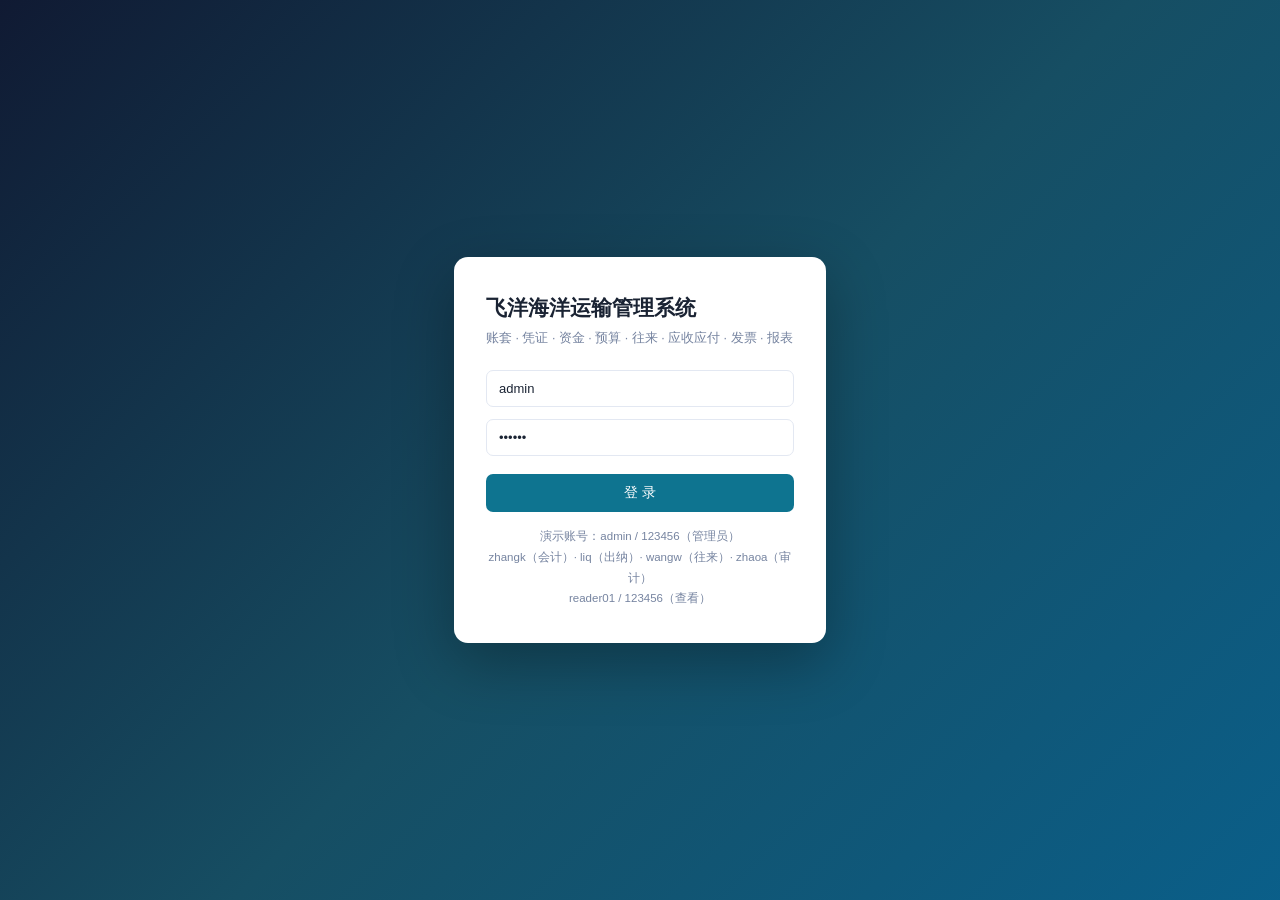
<file: frontend/login.html>
<!DOCTYPE html>
<html lang="zh-CN">
<head>
<meta charset="utf-8">
<meta name="viewport" content="width=device-width, initial-scale=1">
<title>登录 · 飞洋海洋运输管理系统</title>
<link rel="icon" href="favicon.svg">
<link rel="stylesheet" href="style.css">
<script>var PREFIX = (function () {
    var p = location.pathname.replace(/\/[^/]*$/, '');
    return (p === '/' || p === '') ? '' : p;
  })();</script>
</head>
<body>
<div class="login-wrap">
  <div class="login-box">
    <h1>飞洋海洋运输管理系统</h1>
    <p>账套 · 凭证 · 资金 · 预算 · 往来 · 应收应付 · 发票 · 报表</p>
    <input id="u" placeholder="用户名" autocomplete="username" value="admin">
    <input id="p" type="password" placeholder="密码" autocomplete="current-password" value="123456">
    <button class="btn" id="go">登 录</button>
    <div class="hint">
      演示账号：admin / 123456（管理员）<br>zhangk（会计）· liq（出纳）· wangw（往来）· zhaoa（审计）<br>
      
      reader01 / 123456（查看）
    </div>
  </div>
</div>
<div id="toast" class="toast hidden"></div>
<div id="modal-mask" class="modal-mask hidden"><div class="modal" id="modal"></div></div>
<script src="app.js"></script>
<script>
(function () {
  function toast(m, err) {
    var t = document.getElementById('toast');
    t.textContent = m;
    t.style.background = err ? '#d03050' : '#1f2733';
    t.classList.remove('hidden');
    clearTimeout(t._tm);
    t._tm = setTimeout(function () { t.classList.add('hidden'); }, 2600);
  }
  function login() {
    var u = document.getElementById('u').value.trim();
    var p = document.getElementById('p').value;
    if (!u || !p) { toast('请输入用户名和密码', true); return; }
    var btn = document.getElementById('go');
    btn.disabled = true; btn.textContent = '登录中…';
    fetch(PREFIX + '/api/login', {
      method: 'POST',
      headers: {'Content-Type': 'application/json'},
      body: JSON.stringify({username: u, password: p})
    }).then(function (r) {
      return r.json().then(function (j) { return {status: r.status, j: j}; });
    }).then(function (res) {
      if (res.status !== 200 || !res.j || res.j.code !== 200) {
        throw new Error((res.j && res.j.message) || '登录失败');
      }
      var d = res.j.data;
      localStorage.setItem('feiyang_token', d.token);
      localStorage.setItem('feiyang_user', JSON.stringify(d));
      location.href = 'index.html';
    }).catch(function (e) {
      toast(e.message || '登录失败', true);
      btn.disabled = false; btn.textContent = '登 录';
    });
  }
  document.getElementById('go').onclick = login;
  document.getElementById('p').addEventListener('keydown', function (e) {
    if (e.key === 'Enter') login();
  });
})();
</script>
</body>
</html>
</file>
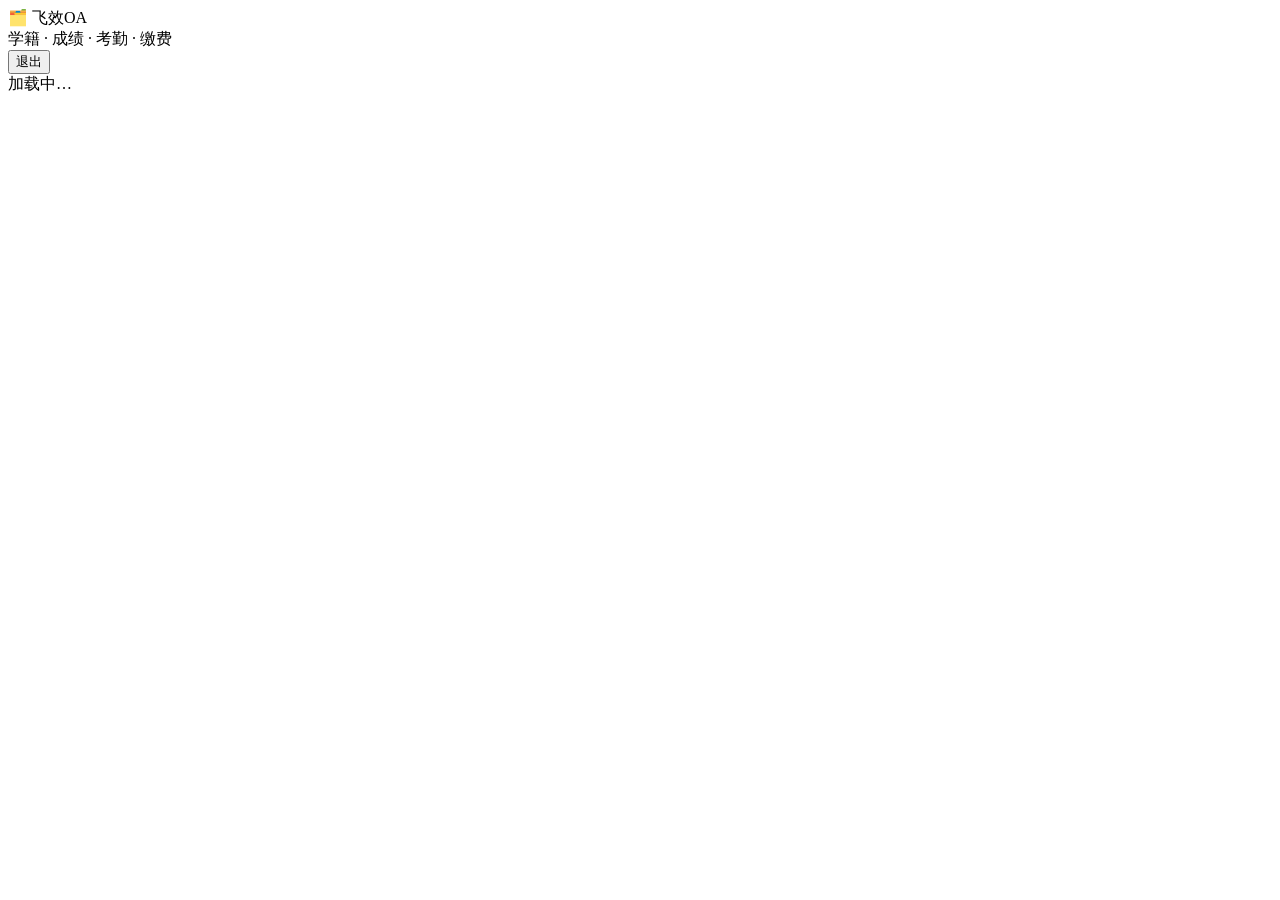
<file: tools/demo_template.html>
<!DOCTYPE html>
<html lang="zh-CN">
<head>
<meta charset="UTF-8" />
<meta name="viewport" content="width=device-width, initial-scale=1.0" />
<title>飞育教育管理系统 · 离线演示</title>
<style>
__STYLE__
</style>
</head>
<body>
  <div id="sidebar">
    <div class="brand">🗂️ 飞效OA</div>
    <div class="brand-sub">学籍 · 成绩 · 考勤 · 缴费</div>
    <nav id="nav"></nav>
    <div class="side-foot">
      <span id="who"></span>
      <button id="btn-logout" class="btn ghost sm">退出</button>
    </div>
  </div>
  <main id="main"><div class="empty">加载中…</div></main>
  <div id="modal-mask" class="modal-mask hidden"><div id="modal" class="modal"></div></div>
  <div id="toast" class="toast hidden"></div>
<script>var PREFIX = '';</script>
<script>
__RUNTIME_JS__
</script>
<script>
__APP_JS__
</script>
<script>
__PAGES_JS__
</script>
<script>boot();</script>
</body>
</html>
</file>
<file: frontend/style.css>
/* 飞洋海洋运输管理系统 · 样式 */
:root {
  --pri: #0e7490;
  --pri-d: #083344;
  --bg: #f4f6fb;
  --card: #fff;
  --line: #e3e8f2;
  --txt: #1a2333;
  --sub: #7684a0;
  --ok: #0e7490;
  --warn: #d99b0b;
  --err: #cf2f4b;
  --side: #101a33;
  --side-2: #1b2b52;
}
* { box-sizing: border-box; }
html, body { margin: 0; padding: 0; }
body {
  font: 14px/1.6 -apple-system, "PingFang SC", "Microsoft YaHei", "Segoe UI", sans-serif;
  color: var(--txt);
  background: var(--bg);
  overflow-x: hidden;
}
a { color: var(--pri); text-decoration: none; }

/* ---------- 侧边栏 ---------- */
#sidebar {
  position: fixed; left: 0; top: 0; bottom: 0; width: 200px;
  background: var(--side); color: #c5cfdf; display: flex; flex-direction: column;
  z-index: 20;
}
.brand {
  padding: 18px 18px 4px; font-size: 18px; font-weight: 700; color: #fff;
  letter-spacing: 1px;
}
.brand-sub { padding: 0 18px 14px; font-size: 11.5px; color: #7d8aa5; }
#nav { flex: 1; overflow-y: auto; padding: 4px 8px; }
#nav a {
  display: flex; align-items: center; gap: 9px; padding: 8px 10px; margin: 1px 0;
  color: #b9c5da; border-radius: 7px; font-size: 13.5px; position: relative;
}
#nav a .ic { width: 18px; text-align: center; font-size: 14px; }
#nav a:hover { background: var(--side-2); color: #fff; }
#nav a.on { background: var(--pri); color: #fff; }
#nav a .badge {
  margin-left: auto; background: var(--err); color: #fff; font-size: 11px;
  min-width: 18px; height: 18px; line-height: 18px; text-align: center;
  border-radius: 9px; padding: 0 5px; font-weight: 600;
}
#nav a.on .badge { background: rgba(255,255,255,.28); }
.side-foot {
  padding: 12px 14px; border-top: 1px solid rgba(255,255,255,.08);
  font-size: 12px; display: flex; align-items: center; gap: 8px; flex-wrap: wrap;
}
.side-foot span { color: #8ba3a6; flex: 1; min-width: 80px; }

/* ---------- 主区 ---------- */
#main {
  margin-left: 200px; padding: 20px 24px 48px; min-height: 100vh;
}
h2.page { font-size: 19px; margin: 0 0 4px; font-weight: 650; }
.page-desc { color: var(--sub); font-size: 12.5px; margin-bottom: 14px; }

/* ---------- 卡片 ---------- */
.card {
  background: var(--card); border: 1px solid var(--line); border-radius: 10px;
  padding: 16px 18px; margin-bottom: 14px;
}
.card h3 {
  margin: 0 0 12px; font-size: 14.5px; font-weight: 650; display: flex;
  align-items: center; gap: 8px;
}
.card h3 .sub { font-weight: 400; font-size: 12px; color: var(--sub); margin-left: auto; }

/* ---------- KPI ---------- */
.kpis { display: flex; gap: 12px; flex-wrap: wrap; margin-bottom: 14px; }
.kpi {
  background: var(--card); border: 1px solid var(--line); border-radius: 10px;
  padding: 14px 18px; min-width: 130px; flex: 1;
}
.kpi b { display: block; font-size: 23px; font-weight: 700; line-height: 1.25; }
.kpi span { font-size: 12.5px; color: var(--sub); }
.kpi.ok b { color: var(--ok); }
.kpi.warn b { color: var(--warn); }
.kpi.err b { color: var(--err); }
.kpi.pri b { color: var(--pri); }

/* ---------- 工具条 ---------- */
.toolbar { display: flex; gap: 8px; flex-wrap: wrap; align-items: center; margin-bottom: 12px; }
.btn {
  border: 0; background: var(--pri); color: #fff; padding: 7px 14px;
  border-radius: 7px; font-size: 13px; cursor: pointer; font-family: inherit;
  transition: background .15s;
}
.btn:hover { background: var(--pri-d); }
.btn:disabled { opacity: .55; cursor: not-allowed; }
.btn.ghost { background: #eaf0f1; color: var(--txt); }
.btn.ghost:hover { background: #dfe8e9; }
.btn.danger { background: var(--err); }
.btn.ok { background: var(--ok); }
.btn.sm { padding: 4px 10px; font-size: 12px; }

input, select, textarea {
  font-family: inherit; font-size: 13px; padding: 7px 10px;
  border: 1px solid var(--line); border-radius: 7px; background: #fff;
  color: var(--txt); outline: none; max-width: 100%;
}
input:focus, select:focus, textarea:focus { border-color: var(--pri); }
textarea { resize: vertical; min-height: 84px; width: 100%; }

/* ---------- 表格 ---------- */
.tw { overflow-x: auto; }
table { width: 100%; border-collapse: collapse; font-size: 13px; }
th, td {
  text-align: left; padding: 9px 10px; border-bottom: 1px solid var(--line);
  white-space: nowrap;
}
th { color: var(--sub); font-weight: 600; font-size: 12.5px; background: #f9fbfb; }
tbody tr:hover { background: #f6faf9; }
tr.click { cursor: pointer; }
td.wrap { white-space: normal; min-width: 180px; }
td.num, th.num { text-align: right; font-variant-numeric: tabular-nums; }

.tag {
  display: inline-block; padding: 1px 8px; border-radius: 10px; font-size: 12px;
  background: #eaf0f1; color: var(--sub);
}
.tag.ok { background: #e6f7ec; color: var(--ok); }
.tag.warn { background: #fff5e0; color: var(--warn); }
.tag.err { background: #fdedf0; color: var(--err); }
.tag.pri { background: #e3f4f2; color: var(--pri); }

.empty { color: var(--sub); text-align: center; padding: 44px 12px; font-size: 13px; }

/* ---------- 表单 ---------- */
.fld { display: block; margin-bottom: 12px; }
.fld > span { display: block; font-size: 12.5px; color: var(--sub); margin-bottom: 5px; }
.fld input, .fld select, .fld textarea { width: 100%; }
.fld i { display: block; font-size: 11.5px; color: var(--sub); font-style: normal; margin-top: 3px; }
.grid2 { display: grid; grid-template-columns: 1fr 1fr; gap: 0 14px; }
.grid3 { display: grid; grid-template-columns: repeat(3, 1fr); gap: 0 14px; }

/* ---------- 进度条 ---------- */
.bar { background: #eaf0f1; border-radius: 5px; height: 9px; overflow: hidden; }
.bar i { display: block; height: 100%; background: var(--pri); border-radius: 5px; }
.bar i.warn { background: var(--warn); }
.bar i.err { background: var(--err); }
.bar i.ok { background: var(--ok); }

/* ---------- 竖向柱状图 ---------- */
.chart { display: flex; align-items: flex-end; gap: 10px; height: 190px; padding: 6px 0 0; }
.chart .col { flex: 1; display: flex; flex-direction: column; justify-content: flex-end;
  align-items: center; gap: 4px; min-width: 0; }
.chart .col .bars { display: flex; gap: 3px; align-items: flex-end; height: 150px; }
.chart .col .bars i { width: 14px; border-radius: 3px 3px 0 0; background: var(--pri);
  display: block; min-height: 2px; }
.chart .col .bars i.b2 { background: #67e8f9; }
.chart .col .lb { font-size: 11.5px; color: var(--sub); white-space: nowrap; }
.chart .col .vv { font-size: 11px; color: var(--txt); }

/* ---------- 横向条形排行 ---------- */
.rank { display: flex; flex-direction: column; gap: 9px; }
.rank .r { display: flex; align-items: center; gap: 10px; font-size: 12.5px; }
.rank .r .n { width: 128px; overflow: hidden; text-overflow: ellipsis; white-space: nowrap; }
.rank .r .b { flex: 1; }
.rank .r .v { width: 96px; text-align: right; color: var(--sub);
  font-variant-numeric: tabular-nums; }

/* ---------- 时间线 ---------- */
.tl { position: relative; padding-left: 22px; }
.tl:before {
  content: ''; position: absolute; left: 6px; top: 6px; bottom: 6px;
  width: 2px; background: var(--line);
}
.tl-item { position: relative; padding: 0 0 16px; }
.tl-item:before {
  content: ''; position: absolute; left: -20px; top: 5px; width: 10px; height: 10px;
  border-radius: 50%; background: #fff; border: 2px solid var(--pri);
}
.tl-item.pass:before { border-color: var(--ok); }
.tl-item.reject:before { border-color: var(--err); }
.tl-item .t { font-size: 11.5px; color: var(--sub); }
.tl-item .h { font-weight: 600; font-size: 13.5px; margin: 1px 0; }
.tl-item .d { color: var(--sub); font-size: 12.5px; }

/* ---------- 风险卡片 ---------- */
.risk-list { display: flex; flex-direction: column; gap: 10px; }
.risk-item {
  background: var(--card); border: 1px solid var(--line); border-left: 3px solid var(--warn);
  border-radius: 9px; padding: 12px 16px;
}
.risk-item.lv-hi { border-left-color: var(--err); }
.risk-item.lv-mid { border-left-color: var(--warn); }
.risk-item.lv-lo { border-left-color: #67e8f9; }
.risk-item .h { display: flex; align-items: center; gap: 8px; }
.risk-item .h b { font-size: 13.5px; }
.risk-item .d { color: var(--sub); font-size: 12.5px; margin: 4px 0 0; }

/* ---------- 税率卡 ---------- */
.rate-grid { display: grid; grid-template-columns: repeat(auto-fill, minmax(150px, 1fr)); gap: 10px; }
.rate-card {
  border: 1px solid var(--line); border-radius: 9px; padding: 12px 14px; background: #fff;
}
.rate-card b { display: block; font-size: 20px; color: var(--pri); }
.rate-card span { font-size: 12px; color: var(--sub); }

/* ---------- 弹层 ---------- */
.modal-mask {
  position: fixed; inset: 0; background: rgba(15, 28, 30, .45); z-index: 60;
  display: flex; align-items: flex-start; justify-content: center; padding: 40px 16px;
  overflow-y: auto;
}
.modal {
  background: #fff; border-radius: 12px; padding: 20px 22px; width: 520px;
  max-width: 100%; box-shadow: 0 16px 48px rgba(0,0,0,.22);
}
.modal.wide { width: 800px; }
.modal h3 { margin: 0 0 14px; font-size: 16px; }
.modal .acts { display: flex; gap: 8px; justify-content: flex-end; margin-top: 16px; }
.hidden { display: none !important; }

.toast {
  position: fixed; left: 50%; bottom: 40px; transform: translateX(-50%);
  background: #1a2333; color: #fff; padding: 10px 20px; border-radius: 8px;
  font-size: 13px; z-index: 90; box-shadow: 0 8px 24px rgba(0,0,0,.2);
  max-width: 80vw;
}

/* ---------- 结算卡 ---------- */
.settle {
  background: linear-gradient(135deg, #0369a1, #06b6d4); color: #fff;
  border-radius: 10px; padding: 16px 20px; margin-bottom: 14px;
}
.settle .row { display: flex; gap: 26px; flex-wrap: wrap; }
.settle .row > div b { display: block; font-size: 21px; font-weight: 700; }
.settle .row > div span { font-size: 12px; opacity: .82; }
.settle .note { margin-top: 10px; font-size: 12px; opacity: .85; }

/* ---------- 登录页 ---------- */
.login-wrap {
  min-height: 100vh; display: flex; align-items: center; justify-content: center;
  background: linear-gradient(135deg, #101a33 0%, #164e63 52%, #0369a1 130%);
  padding: 20px;
}
.login-box {
  background: #fff; border-radius: 14px; padding: 34px 32px; width: 372px;
  max-width: 100%; box-shadow: 0 20px 60px rgba(0,0,0,.3);
}
.login-box h1 { font-size: 21px; margin: 0 0 4px; }
.login-box p { color: var(--sub); font-size: 12.5px; margin: 0 0 22px; }
.login-box input { width: 100%; margin-bottom: 12px; padding: 10px 12px; }
.login-box .btn { width: 100%; padding: 10px; font-size: 14px; margin-top: 6px; }
.hint { font-size: 11.5px; color: var(--sub); text-align: center; margin-top: 14px;
  line-height: 1.8; }

/* ---------- 移动端 ---------- */
@media (max-width: 820px) {
  #sidebar {
    position: static; width: auto; flex-direction: row; align-items: center;
    overflow-x: auto; padding: 0 8px;
  }
  .brand { padding: 10px 8px; font-size: 15px; white-space: nowrap; }
  .brand-sub { display: none; }
  #nav { display: flex; padding: 6px 0; flex: 1; }
  #nav a { white-space: nowrap; padding: 6px 10px; }
  #nav a .ic { display: none; }
  .side-foot { border: 0; padding: 6px; }
  .side-foot span { display: none; }
  #main { margin-left: 0; padding: 14px 12px 40px; }
  .grid2, .grid3 { grid-template-columns: 1fr; }
  .kpi b { font-size: 20px; }
  .chart { height: 160px; }
  .chart .col .bars { height: 120px; }
}

/* ---------- 飞洋扩展 ---------- */
.sub-cell { font-size: 12px; color: var(--sub); max-width: 280px; white-space: normal; }
.rowitem { padding: 8px 4px; border-bottom: 1px dashed var(--line); display: flex; flex-wrap: wrap; align-items: baseline; gap: 8px; }
.rowitem.hot b { color: var(--err); }
.rowitem i { margin-left: auto; font-style: normal; font-size: 11.5px; color: var(--sub); }
.rowitem p { width: 100%; margin: 2px 0 0; font-size: 12.5px; color: var(--sub); }
table.week th { text-align: center; padding: 6px 4px; font-size: 12.5px; }
table.week td { border: 1px solid var(--line); padding: 3px; vertical-align: top; height: 46px; }
.slot b { display: block; font-size: 12px; color: var(--pri); }
.slot i { font-style: normal; font-size: 11px; color: var(--sub); }
.card.hot { border-color: #f3c1cb; background: #fff7f8; }
select, input[type=number] { margin-left: 6px; }

.pos-sum{font-size:15px;font-weight:600;color:#0e7490;padding:8px 4px;}
</file>
